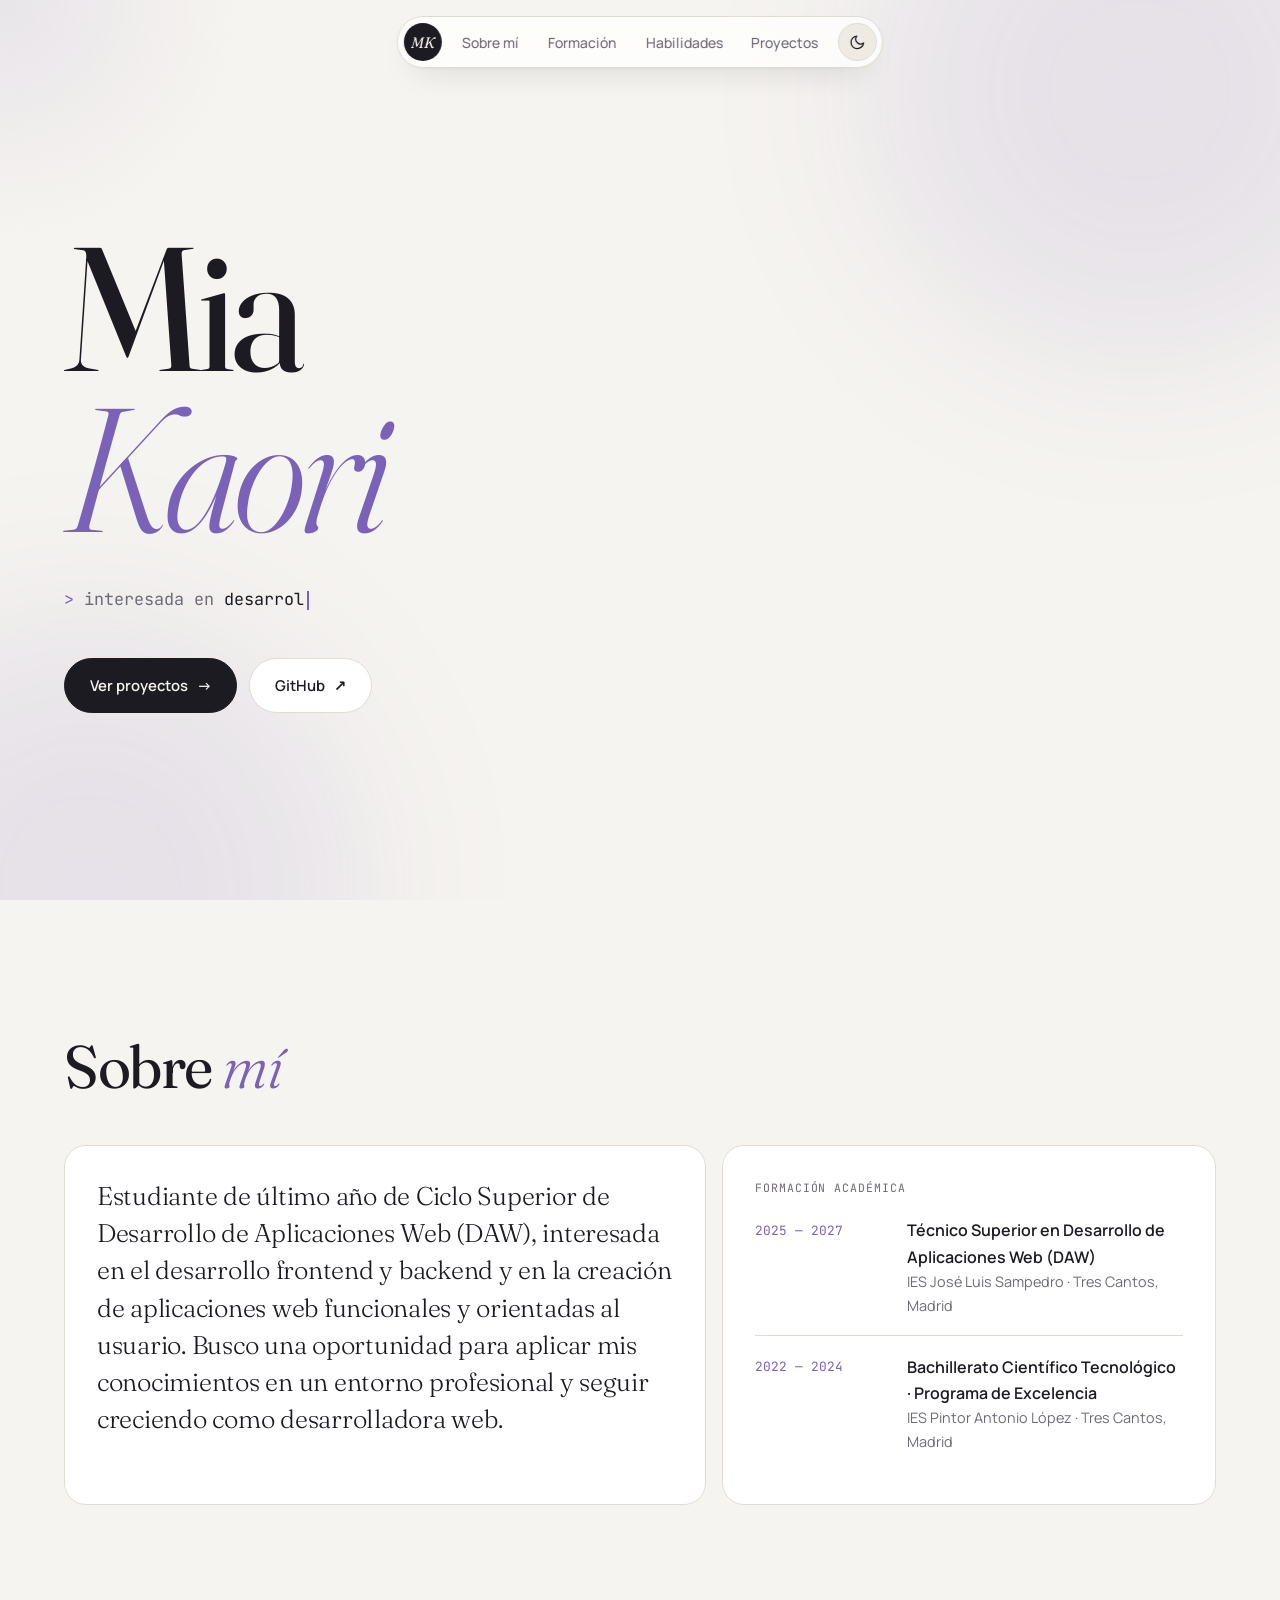
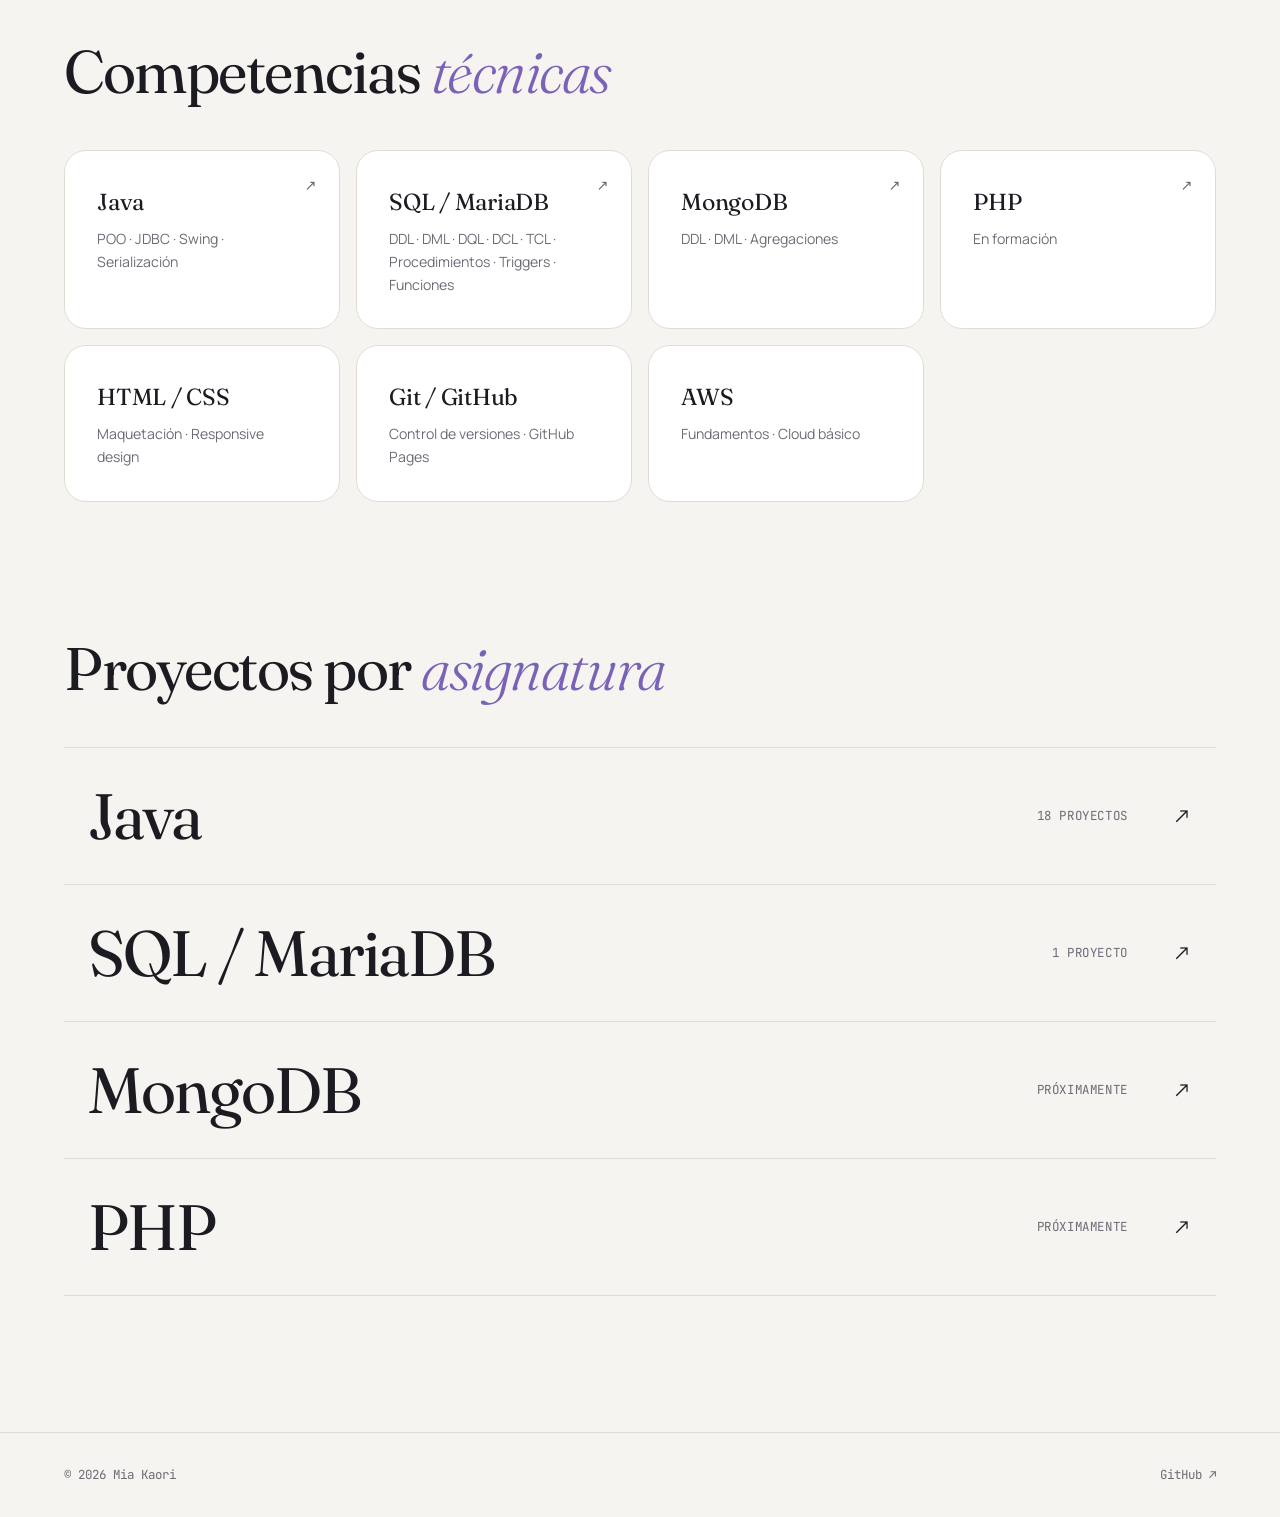
<file: index.html>
<!DOCTYPE html>
<html lang="es">
<head>
  <meta charset="UTF-8" />
  <meta name="viewport" content="width=device-width, initial-scale=1.0" />
  <title>Mia Kaori · Portfolio</title>
  <meta name="description" content="Portfolio de Mia Kaori, estudiante de Desarrollo de Aplicaciones Web (DAW)." />

  <script>
    (function () {
      var t = null;
      try { t = localStorage.getItem('tema'); } catch (e) {}
      if (!t) t = window.matchMedia('(prefers-color-scheme: dark)').matches ? 'dark' : 'light';
      document.documentElement.dataset.theme = t;
    })();
  </script>

  <link rel="preconnect" href="https://fonts.googleapis.com" />
  <link rel="preconnect" href="https://fonts.gstatic.com" crossorigin />
  <link href="https://fonts.googleapis.com/css2?family=Fraunces:ital,opsz,wght@0,9..144,300..600;1,9..144,300..600&family=Manrope:wght@400;500;600;700&family=JetBrains+Mono:wght@400;500&display=swap" rel="stylesheet" />
  <link rel="stylesheet" href="style.css" />
</head>
<body>

  <div class="aurora" aria-hidden="true"><span></span><span></span></div>
  <div class="cursor-glow" aria-hidden="true"></div>

  <nav class="nav">
    <a href="index.html" class="nav-logo" aria-label="Inicio">MK</a>
    <ul class="nav-links">
      <li><a href="#sobreMi">Sobre mí</a></li>
      <li><a href="#formacion">Formación</a></li>
      <li><a href="#habilidades">Habilidades</a></li>
      <li><a href="#proyectos">Proyectos</a></li>
    </ul>
    <button class="theme-toggle" type="button" aria-label="Cambiar tema">
      <svg class="icon-moon" viewBox="0 0 24 24" fill="none" stroke="currentColor" stroke-width="1.8" stroke-linecap="round" stroke-linejoin="round"><path d="M21 12.8A9 9 0 1 1 11.2 3a7 7 0 0 0 9.8 9.8z"/></svg>
      <svg class="icon-sun" viewBox="0 0 24 24" fill="none" stroke="currentColor" stroke-width="1.8" stroke-linecap="round"><circle cx="12" cy="12" r="4"/><path d="M12 2v2M12 20v2M4.9 4.9l1.4 1.4M17.7 17.7l1.4 1.4M2 12h2M20 12h2M4.9 19.1l1.4-1.4M17.7 6.3l1.4-1.4"/></svg>
    </button>
  </nav>

  <header class="hero">
    <h1 class="split" aria-label="Mia Kaori">Mia<br /><em>Kaori</em></h1>
    <p class="hero-line">
      <span class="prompt">&gt;</span>interesada en <span class="typed">aplicaciones web</span><span class="caret"></span>
    </p>
    <div class="hero-cta">
      <a href="#proyectos" class="btn btn-primary">Ver proyectos <span class="arrow">→</span></a>
      <a href="https://github.com/Mia-Kaori" target="_blank" rel="noopener" class="btn btn-ghost">GitHub <span class="arrow">↗</span></a>
    </div>
  </header>

  <main>

    <section class="section" id="sobreMi">
      <div class="section-head">
        <h2>Sobre <em>mí</em></h2>
      </div>

      <div class="bento">
        <article class="card glow about">
          <p class="about-text">
            Estudiante de último año de Ciclo Superior de Desarrollo de Aplicaciones Web (DAW), interesada en el desarrollo frontend
            y backend y en la creación de aplicaciones web funcionales y orientadas al usuario.
            Busco una oportunidad para aplicar mis conocimientos en un entorno profesional y seguir
            creciendo como desarrolladora web.
          </p>
        </article>

        <article class="card glow edu" id="formacion">
          <p class="card-label">Formación académica</p>
          <div class="edu-item">
            <span class="edu-year">2025 — 2027</span>
            <div>
              <p class="edu-name">Técnico Superior en Desarrollo de Aplicaciones Web (DAW)</p>
              <p class="edu-place">IES José Luis Sampedro · Tres Cantos, Madrid</p>
            </div>
          </div>
          <div class="edu-item">
            <span class="edu-year">2022 — 2024</span>
            <div>
              <p class="edu-name">Bachillerato Científico Tecnológico · Programa de Excelencia</p>
              <p class="edu-place">IES Pintor Antonio López · Tres Cantos, Madrid</p>
            </div>
          </div>
        </article>
      </div>
    </section>

    <section class="section" id="habilidades">
      <div class="section-head">
        <h2>Competencias <em>técnicas</em></h2>
      </div>

      <div class="skills-grid">
        <a class="card glow skill is-link" href="proyectos/java.html">
          <span class="skill-arrow">↗</span>
          <p class="skill-name">Java</p>
          <p class="skill-level">POO · JDBC · Swing · Serialización</p>
        </a>
        <a class="card glow skill is-link" href="proyectos/sql.html">
          <span class="skill-arrow">↗</span>
          <p class="skill-name">SQL / MariaDB</p>
          <p class="skill-level">DDL · DML · DQL · DCL · TCL · Procedimientos · Triggers · Funciones</p>
        </a>
        <a class="card glow skill is-link" href="proyectos/mongodb.html">
          <span class="skill-arrow">↗</span>
          <p class="skill-name">MongoDB</p>
          <p class="skill-level">DDL · DML · Agregaciones</p>
        </a>
        <a class="card glow skill is-link" href="proyectos/php.html">
          <span class="skill-arrow">↗</span>
          <p class="skill-name">PHP</p>
          <p class="skill-level">En formación</p>
        </a>
        <div class="card glow skill">
          <p class="skill-name">HTML / CSS</p>
          <p class="skill-level">Maquetación · Responsive design</p>
        </div>
        <div class="card glow skill">
          <p class="skill-name">Git / GitHub</p>
          <p class="skill-level">Control de versiones · GitHub Pages</p>
        </div>
        <div class="card glow skill">
          <p class="skill-name">AWS</p>
          <p class="skill-level">Fundamentos · Cloud básico</p>
        </div>
      </div>
    </section>

    <section class="section" id="proyectos">
      <div class="section-head">
        <h2>Proyectos por <em>asignatura</em></h2>
      </div>

      <div class="subject-list">
        <a class="subject-row" href="proyectos/java.html">
          <span class="row-name">Java</span>
          <span class="row-meta">18 proyectos</span>
          <span class="row-arrow">→</span>
        </a>
        <a class="subject-row" href="proyectos/sql.html">
          <span class="row-name">SQL / MariaDB</span>
          <span class="row-meta">1 proyecto</span>
          <span class="row-arrow">→</span>
        </a>
        <a class="subject-row" href="proyectos/mongodb.html">
          <span class="row-name">MongoDB</span>
          <span class="row-meta">Próximamente</span>
          <span class="row-arrow">→</span>
        </a>
        <a class="subject-row" href="proyectos/php.html">
          <span class="row-name">PHP</span>
          <span class="row-meta">Próximamente</span>
          <span class="row-arrow">→</span>
        </a>
      </div>
    </section>

  </main>

  <footer class="footer">
    <p>© 2026 Mia Kaori</p>
    <a href="https://github.com/Mia-Kaori" target="_blank" rel="noopener">GitHub ↗</a>
  </footer>

  <script src="script.js"></script>
</body>
</html>
</file>
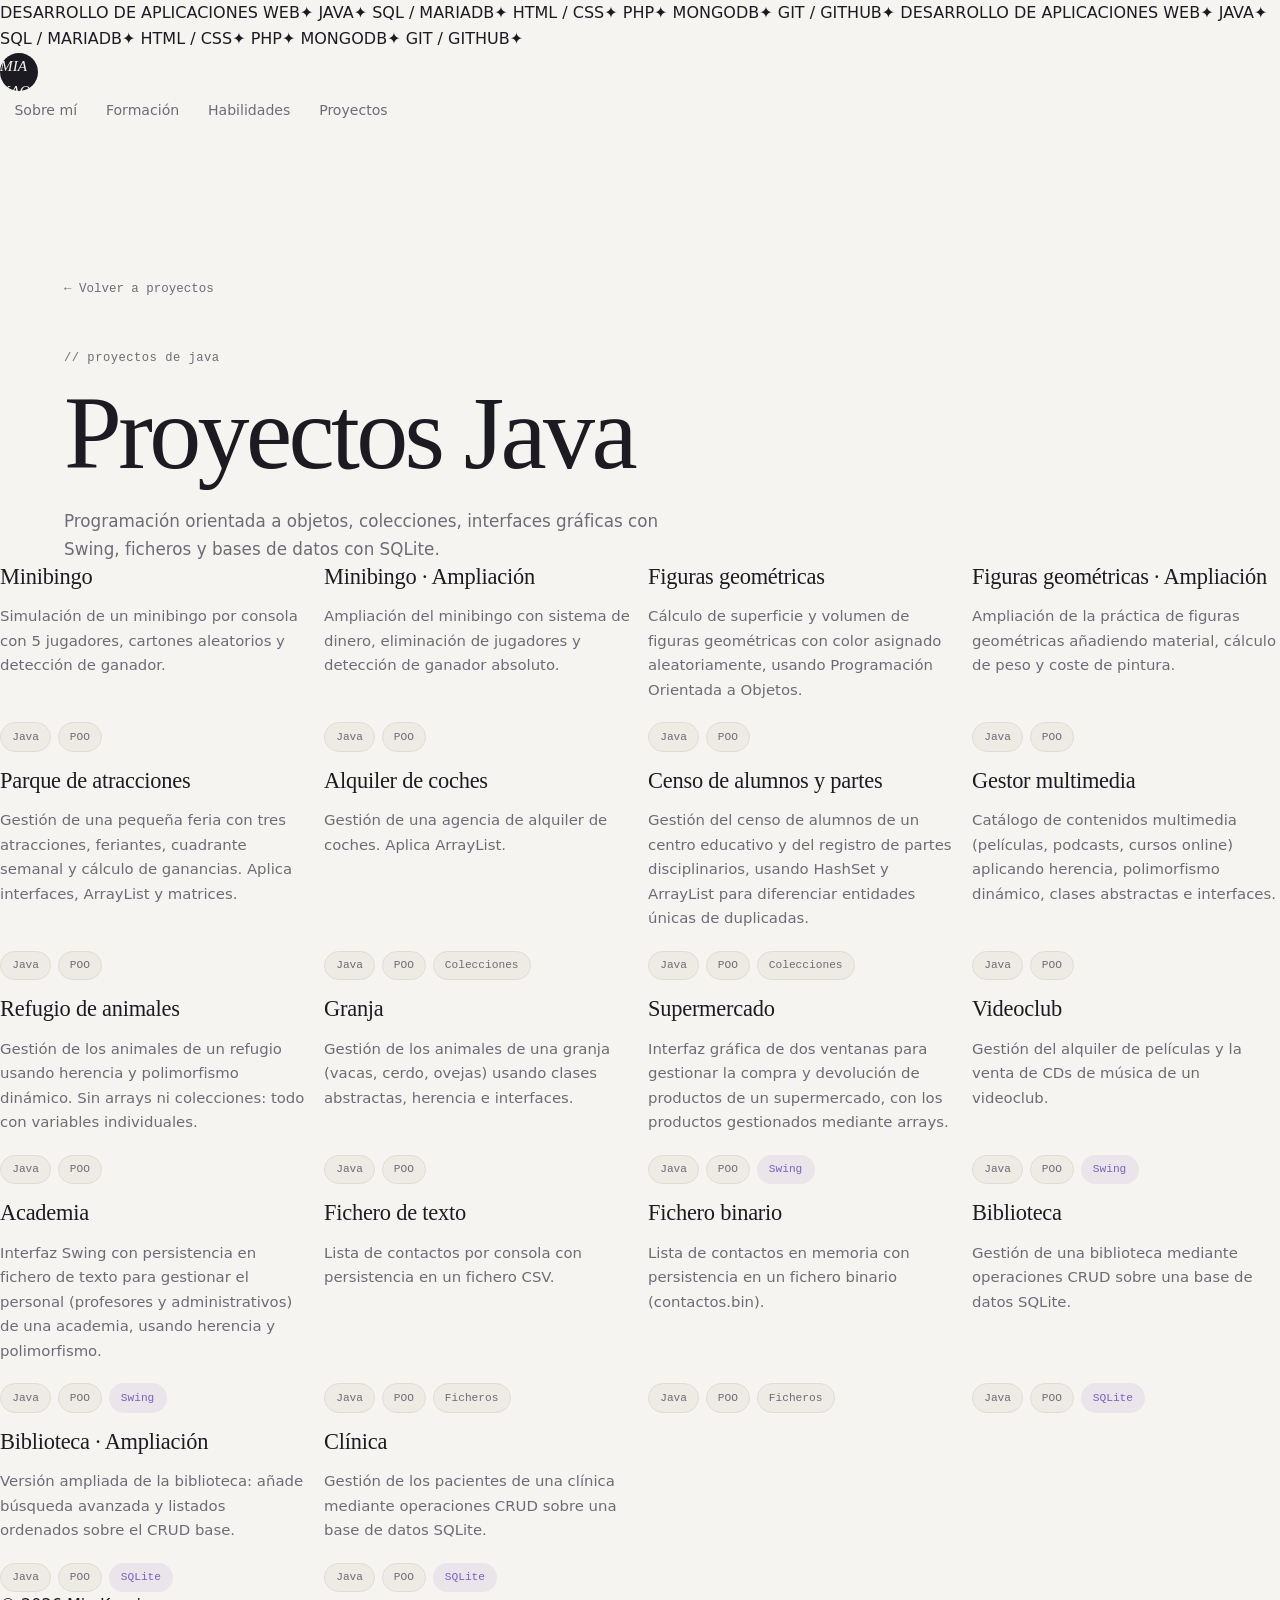
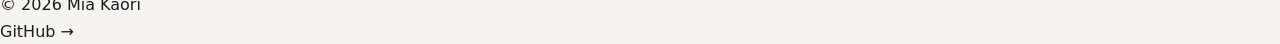
<file: java.html>
<!DOCTYPE html>
<html lang="es">
<head>
  <meta charset="UTF-8" />
  <meta name="viewport" content="width=device-width, initial-scale=1.0" />
  <title>Proyectos Java · Mia Kaori</title>
  <link rel="preconnect" href="https://fonts.googleapis.com" />
  <link rel="preconnect" href="https://fonts.gstatic.com" crossorigin />
  <link href="https://fonts.googleapis.com/css2?family=Archivo+Black&family=Space+Grotesk:wght@400;500;700&family=Space+Mono:wght@400;700&display=swap" rel="stylesheet" />
  <link rel="stylesheet" href="style.css" />
</head>
<body>

  <div class="ticker" aria-hidden="true">
    <div class="ticker-track">
      <span>DESARROLLO DE APLICACIONES WEB</span><span>✦</span>
      <span>JAVA</span><span>✦</span>
      <span>SQL / MARIADB</span><span>✦</span>
      <span>HTML / CSS</span><span>✦</span>
      <span>PHP</span><span>✦</span>
      <span>MONGODB</span><span>✦</span>
      <span>GIT / GITHUB</span><span>✦</span>
      <span>DESARROLLO DE APLICACIONES WEB</span><span>✦</span>
      <span>JAVA</span><span>✦</span>
      <span>SQL / MARIADB</span><span>✦</span>
      <span>HTML / CSS</span><span>✦</span>
      <span>PHP</span><span>✦</span>
      <span>MONGODB</span><span>✦</span>
      <span>GIT / GITHUB</span><span>✦</span>
    </div>
  </div>

  <nav>
    <a href="index.html" class="nav-logo">MIA KAORI</a>
    <ul class="nav-links">
      <li><a href="index.html#sobreMi">Sobre mí</a></li>
      <li><a href="index.html#formacion">Formación</a></li>
      <li><a href="index.html#habilidades">Habilidades</a></li>
      <li><a href="index.html#proyectos">Proyectos</a></li>
    </ul>
  </nav>

  <header class="page-head">
    <a href="index.html#proyectos" class="back">← Volver a proyectos</a>
    <p class="section-label">// proyectos de java</p>
    <h1>Proyectos <span class="count">Java</span></h1>
    <p class="page-intro">Programación orientada a objetos, colecciones, interfaces gráficas con Swing, ficheros y bases de datos con SQLite.</p>
  </header>

  <main>
    <section>
      <div class="projects-grid">

        <a class="project-card" href="https://github.com/Mia-Kaori/practica-java-bingo" target="_blank" rel="noopener">
          <p class="project-title">Minibingo</p>
          <p class="project-desc">Simulación de un minibingo por consola con 5 jugadores, cartones aleatorios y detección de ganador.</p>
          <div class="tags"><span class="tag">Java</span><span class="tag">POO</span></div>
        </a>

        <a class="project-card" href="https://github.com/Mia-Kaori/bingo-java-ampliacion" target="_blank" rel="noopener">
          <p class="project-title">Minibingo · Ampliación</p>
          <p class="project-desc">Ampliación del minibingo con sistema de dinero, eliminación de jugadores y detección de ganador absoluto.</p>
          <div class="tags"><span class="tag">Java</span><span class="tag">POO</span></div>
        </a>

        <a class="project-card" href="https://github.com/Mia-Kaori/figuras-geometricas-java" target="_blank" rel="noopener">
          <p class="project-title">Figuras geométricas</p>
          <p class="project-desc">Cálculo de superficie y volumen de figuras geométricas con color asignado aleatoriamente, usando Programación Orientada a Objetos.</p>
          <div class="tags"><span class="tag">Java</span><span class="tag">POO</span></div>
        </a>

        <a class="project-card" href="https://github.com/Mia-Kaori/figuras-geometricas-ampliacion" target="_blank" rel="noopener">
          <p class="project-title">Figuras geométricas · Ampliación</p>
          <p class="project-desc">Ampliación de la práctica de figuras geométricas añadiendo material, cálculo de peso y coste de pintura.</p>
          <div class="tags"><span class="tag">Java</span><span class="tag">POO</span></div>
        </a>

        <a class="project-card" href="https://github.com/Mia-Kaori/parque-de-atracciones-java" target="_blank" rel="noopener">
          <p class="project-title">Parque de atracciones</p>
          <p class="project-desc">Gestión de una pequeña feria con tres atracciones, feriantes, cuadrante semanal y cálculo de ganancias. Aplica interfaces, ArrayList y matrices.</p>
          <div class="tags"><span class="tag">Java</span><span class="tag">POO</span></div>
        </a>

        <a class="project-card" href="https://github.com/Mia-Kaori/alquiler-coche-java" target="_blank" rel="noopener">
          <p class="project-title">Alquiler de coches</p>
          <p class="project-desc">Gestión de una agencia de alquiler de coches. Aplica ArrayList.</p>
          <div class="tags"><span class="tag">Java</span><span class="tag">POO</span><span class="tag">Colecciones</span></div>
        </a>

        <a class="project-card" href="https://github.com/Mia-Kaori/practica-censo-java" target="_blank" rel="noopener">
          <p class="project-title">Censo de alumnos y partes</p>
          <p class="project-desc">Gestión del censo de alumnos de un centro educativo y del registro de partes disciplinarios, usando HashSet y ArrayList para diferenciar entidades únicas de duplicadas.</p>
          <div class="tags"><span class="tag">Java</span><span class="tag">POO</span><span class="tag">Colecciones</span></div>
        </a>

        <a class="project-card" href="https://github.com/Mia-Kaori/gestor-multimedia-java" target="_blank" rel="noopener">
          <p class="project-title">Gestor multimedia</p>
          <p class="project-desc">Catálogo de contenidos multimedia (películas, podcasts, cursos online) aplicando herencia, polimorfismo dinámico, clases abstractas e interfaces.</p>
          <div class="tags"><span class="tag">Java</span><span class="tag">POO</span></div>
        </a>

        <a class="project-card" href="https://github.com/Mia-Kaori/refugio-de-animales-java" target="_blank" rel="noopener">
          <p class="project-title">Refugio de animales</p>
          <p class="project-desc">Gestión de los animales de un refugio usando herencia y polimorfismo dinámico. Sin arrays ni colecciones: todo con variables individuales.</p>
          <div class="tags"><span class="tag">Java</span><span class="tag">POO</span></div>
        </a>

        <a class="project-card" href="https://github.com/Mia-Kaori/granja-java" target="_blank" rel="noopener">
          <p class="project-title">Granja</p>
          <p class="project-desc">Gestión de los animales de una granja (vacas, cerdo, ovejas) usando clases abstractas, herencia e interfaces.</p>
          <div class="tags"><span class="tag">Java</span><span class="tag">POO</span></div>
        </a>

        <a class="project-card" href="https://github.com/Mia-Kaori/supermercado-java" target="_blank" rel="noopener">
          <p class="project-title">Supermercado</p>
          <p class="project-desc">Interfaz gráfica de dos ventanas para gestionar la compra y devolución de productos de un supermercado, con los productos gestionados mediante arrays.</p>
          <div class="tags"><span class="tag">Java</span><span class="tag">POO</span><span class="tag tag-accent">Swing</span></div>
        </a>

        <a class="project-card" href="https://github.com/Mia-Kaori/videoclub-java" target="_blank" rel="noopener">
          <p class="project-title">Videoclub</p>
          <p class="project-desc">Gestión del alquiler de películas y la venta de CDs de música de un videoclub.</p>
          <div class="tags"><span class="tag">Java</span><span class="tag">POO</span><span class="tag tag-accent">Swing</span></div>
        </a>

        <a class="project-card" href="https://github.com/Mia-Kaori/academia-java" target="_blank" rel="noopener">
          <p class="project-title">Academia</p>
          <p class="project-desc">Interfaz Swing con persistencia en fichero de texto para gestionar el personal (profesores y administrativos) de una academia, usando herencia y polimorfismo.</p>
          <div class="tags"><span class="tag">Java</span><span class="tag">POO</span><span class="tag tag-accent">Swing</span></div>
        </a>

        <a class="project-card" href="https://github.com/Mia-Kaori/fichero-de-texto-java" target="_blank" rel="noopener">
          <p class="project-title">Fichero de texto</p>
          <p class="project-desc">Lista de contactos por consola con persistencia en un fichero CSV.</p>
          <div class="tags"><span class="tag">Java</span><span class="tag">POO</span><span class="tag">Ficheros</span></div>
        </a>

        <a class="project-card" href="https://github.com/Mia-Kaori/fichero-binario-java" target="_blank" rel="noopener">
          <p class="project-title">Fichero binario</p>
          <p class="project-desc">Lista de contactos en memoria con persistencia en un fichero binario (contactos.bin).</p>
          <div class="tags"><span class="tag">Java</span><span class="tag">POO</span><span class="tag">Ficheros</span></div>
        </a>

        <a class="project-card" href="https://github.com/Mia-Kaori/biblioteca-java" target="_blank" rel="noopener">
          <p class="project-title">Biblioteca</p>
          <p class="project-desc">Gestión de una biblioteca mediante operaciones CRUD sobre una base de datos SQLite.</p>
          <div class="tags"><span class="tag">Java</span><span class="tag">POO</span><span class="tag tag-accent">SQLite</span></div>
        </a>

        <a class="project-card" href="https://github.com/Mia-Kaori/biblioteca-opcional-java" target="_blank" rel="noopener">
          <p class="project-title">Biblioteca · Ampliación</p>
          <p class="project-desc">Versión ampliada de la biblioteca: añade búsqueda avanzada y listados ordenados sobre el CRUD base.</p>
          <div class="tags"><span class="tag">Java</span><span class="tag">POO</span><span class="tag tag-accent">SQLite</span></div>
        </a>

        <a class="project-card" href="https://github.com/Mia-Kaori/clinica-java" target="_blank" rel="noopener">
          <p class="project-title">Clínica</p>
          <p class="project-desc">Gestión de los pacientes de una clínica mediante operaciones CRUD sobre una base de datos SQLite.</p>
          <div class="tags"><span class="tag">Java</span><span class="tag">POO</span><span class="tag tag-accent">SQLite</span></div>
        </a>

      </div>
    </section>
  </main>

  <footer>
    <div class="footer-row">
      <p>© 2026 Mia Kaori</p>
      <a href="https://github.com/Mia-Kaori" target="_blank" rel="noopener">GitHub →</a>
    </div>
  </footer>

  <script>
    const elementos = document.querySelectorAll('.project-card, .empty');
    elementos.forEach(el => el.classList.add('reveal'));

    const observer = new IntersectionObserver(entries => {
      entries.forEach(entry => {
        if (entry.isIntersecting) {
          entry.target.classList.add('visible');
          observer.unobserve(entry.target);
        }
      });
    }, { threshold: 0.15 });

    elementos.forEach(el => observer.observe(el));
  </script>

</body>
</html>
</file>
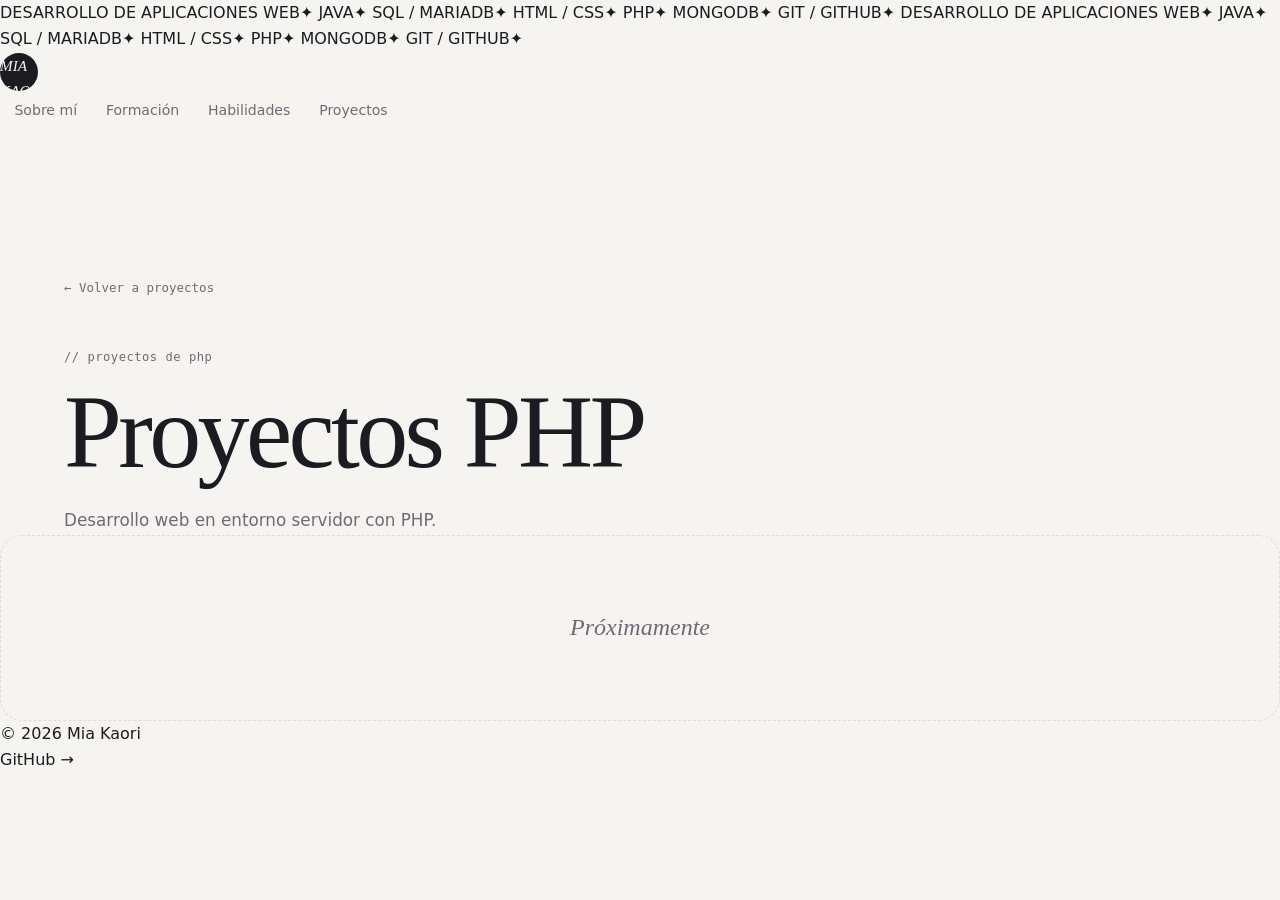
<file: php.html>
<!DOCTYPE html>
<html lang="es">
<head>
  <meta charset="UTF-8" />
  <meta name="viewport" content="width=device-width, initial-scale=1.0" />
  <title>Proyectos PHP · Mia Kaori</title>
  <link rel="preconnect" href="https://fonts.googleapis.com" />
  <link rel="preconnect" href="https://fonts.gstatic.com" crossorigin />
  <link href="https://fonts.googleapis.com/css2?family=Archivo+Black&family=Space+Grotesk:wght@400;500;700&family=Space+Mono:wght@400;700&display=swap" rel="stylesheet" />
  <link rel="stylesheet" href="style.css" />
</head>
<body>

  <div class="ticker" aria-hidden="true">
    <div class="ticker-track">
      <span>DESARROLLO DE APLICACIONES WEB</span><span>✦</span>
      <span>JAVA</span><span>✦</span>
      <span>SQL / MARIADB</span><span>✦</span>
      <span>HTML / CSS</span><span>✦</span>
      <span>PHP</span><span>✦</span>
      <span>MONGODB</span><span>✦</span>
      <span>GIT / GITHUB</span><span>✦</span>
      <span>DESARROLLO DE APLICACIONES WEB</span><span>✦</span>
      <span>JAVA</span><span>✦</span>
      <span>SQL / MARIADB</span><span>✦</span>
      <span>HTML / CSS</span><span>✦</span>
      <span>PHP</span><span>✦</span>
      <span>MONGODB</span><span>✦</span>
      <span>GIT / GITHUB</span><span>✦</span>
    </div>
  </div>

  <nav>
    <a href="index.html" class="nav-logo">MIA KAORI</a>
    <ul class="nav-links">
      <li><a href="index.html#sobreMi">Sobre mí</a></li>
      <li><a href="index.html#formacion">Formación</a></li>
      <li><a href="index.html#habilidades">Habilidades</a></li>
      <li><a href="index.html#proyectos">Proyectos</a></li>
    </ul>
  </nav>

  <header class="page-head">
    <a href="index.html#proyectos" class="back">← Volver a proyectos</a>
    <p class="section-label">// proyectos de php</p>
    <h1>Proyectos <span class="count">PHP</span></h1>
    <p class="page-intro">Desarrollo web en entorno servidor con PHP.</p>
  </header>

  <main>
    <section>
      <p class="empty">Próximamente</p>
    </section>
  </main>

  <footer>
    <div class="footer-row">
      <p>© 2026 Mia Kaori</p>
      <a href="https://github.com/Mia-Kaori" target="_blank" rel="noopener">GitHub →</a>
    </div>
  </footer>

  <script>
    const elementos = document.querySelectorAll('.project-card, .empty');
    elementos.forEach(el => el.classList.add('reveal'));

    const observer = new IntersectionObserver(entries => {
      entries.forEach(entry => {
        if (entry.isIntersecting) {
          entry.target.classList.add('visible');
          observer.unobserve(entry.target);
        }
      });
    }, { threshold: 0.15 });

    elementos.forEach(el => observer.observe(el));
  </script>

</body>
</html>
</file>
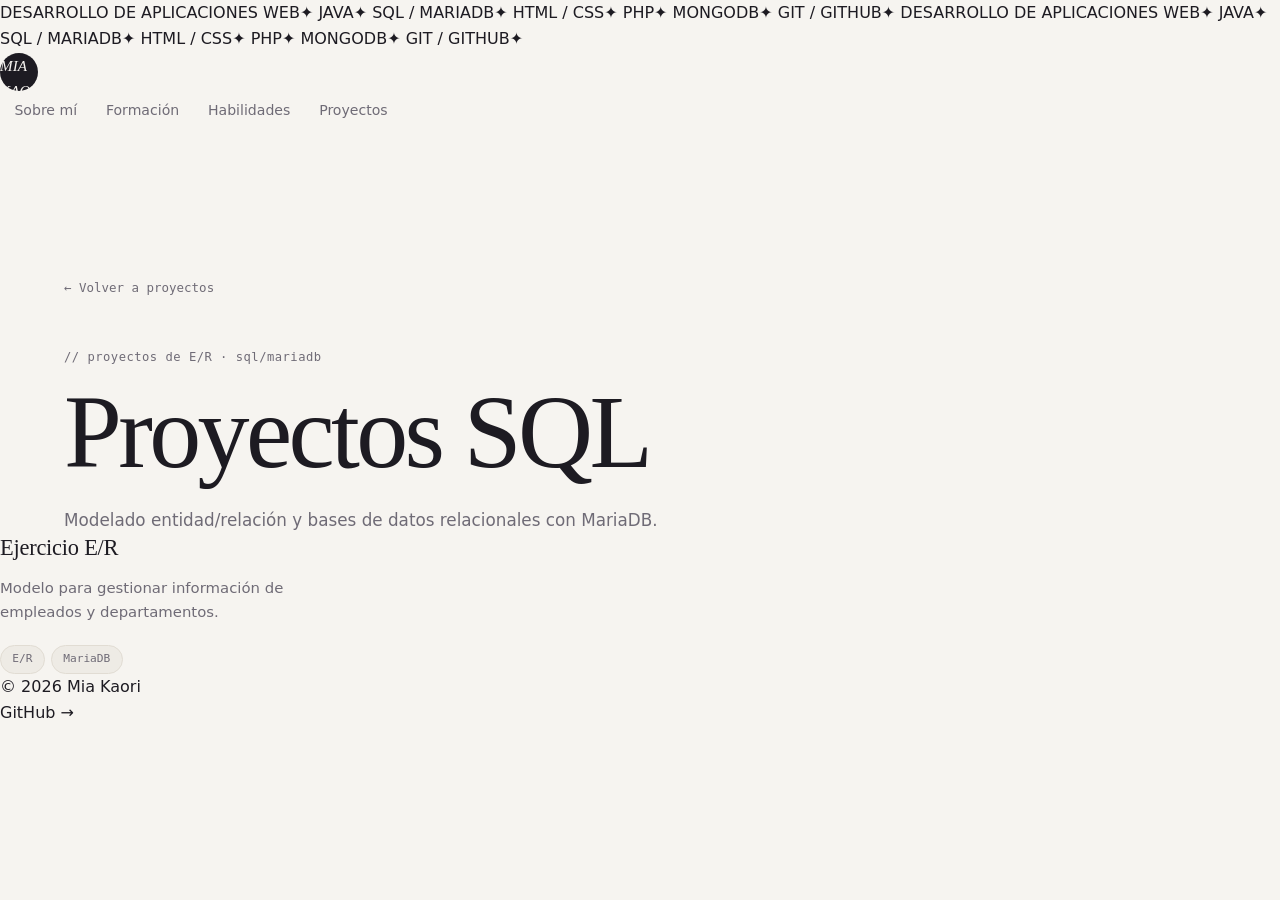
<file: sql.html>
<!DOCTYPE html>
<html lang="es">
<head>
  <meta charset="UTF-8" />
  <meta name="viewport" content="width=device-width, initial-scale=1.0" />
  <title>Proyectos SQL · Mia Kaori</title>
  <link rel="preconnect" href="https://fonts.googleapis.com" />
  <link rel="preconnect" href="https://fonts.gstatic.com" crossorigin />
  <link href="https://fonts.googleapis.com/css2?family=Archivo+Black&family=Space+Grotesk:wght@400;500;700&family=Space+Mono:wght@400;700&display=swap" rel="stylesheet" />
  <link rel="stylesheet" href="style.css" />
</head>
<body>

  <div class="ticker" aria-hidden="true">
    <div class="ticker-track">
      <span>DESARROLLO DE APLICACIONES WEB</span><span>✦</span>
      <span>JAVA</span><span>✦</span>
      <span>SQL / MARIADB</span><span>✦</span>
      <span>HTML / CSS</span><span>✦</span>
      <span>PHP</span><span>✦</span>
      <span>MONGODB</span><span>✦</span>
      <span>GIT / GITHUB</span><span>✦</span>
      <span>DESARROLLO DE APLICACIONES WEB</span><span>✦</span>
      <span>JAVA</span><span>✦</span>
      <span>SQL / MARIADB</span><span>✦</span>
      <span>HTML / CSS</span><span>✦</span>
      <span>PHP</span><span>✦</span>
      <span>MONGODB</span><span>✦</span>
      <span>GIT / GITHUB</span><span>✦</span>
    </div>
  </div>

  <nav>
    <a href="index.html" class="nav-logo">MIA KAORI</a>
    <ul class="nav-links">
      <li><a href="index.html#sobreMi">Sobre mí</a></li>
      <li><a href="index.html#formacion">Formación</a></li>
      <li><a href="index.html#habilidades">Habilidades</a></li>
      <li><a href="index.html#proyectos">Proyectos</a></li>
    </ul>
  </nav>

  <header class="page-head">
    <a href="index.html#proyectos" class="back">← Volver a proyectos</a>
    <p class="section-label">// proyectos de E/R · sql/mariadb</p>
    <h1>Proyectos <span class="count">SQL</span></h1>
    <p class="page-intro">Modelado entidad/relación y bases de datos relacionales con MariaDB.</p>
  </header>

  <main>
    <section>
      <div class="projects-grid">
        <a class="project-card" href="https://github.com/Mia-Kaori/er-01" target="_blank" rel="noopener">
          <p class="project-title">Ejercicio E/R</p>
          <p class="project-desc">Modelo para gestionar información de empleados y departamentos.</p>
          <div class="tags"><span class="tag">E/R</span><span class="tag">MariaDB</span></div>
        </a>
      </div>
    </section>
  </main>

  <footer>
    <div class="footer-row">
      <p>© 2026 Mia Kaori</p>
      <a href="https://github.com/Mia-Kaori" target="_blank" rel="noopener">GitHub →</a>
    </div>
  </footer>

  <script>
    const elementos = document.querySelectorAll('.project-card, .empty');
    elementos.forEach(el => el.classList.add('reveal'));

    const observer = new IntersectionObserver(entries => {
      entries.forEach(entry => {
        if (entry.isIntersecting) {
          entry.target.classList.add('visible');
          observer.unobserve(entry.target);
        }
      });
    }, { threshold: 0.15 });

    elementos.forEach(el => observer.observe(el));
  </script>

</body>
</html>
</file>
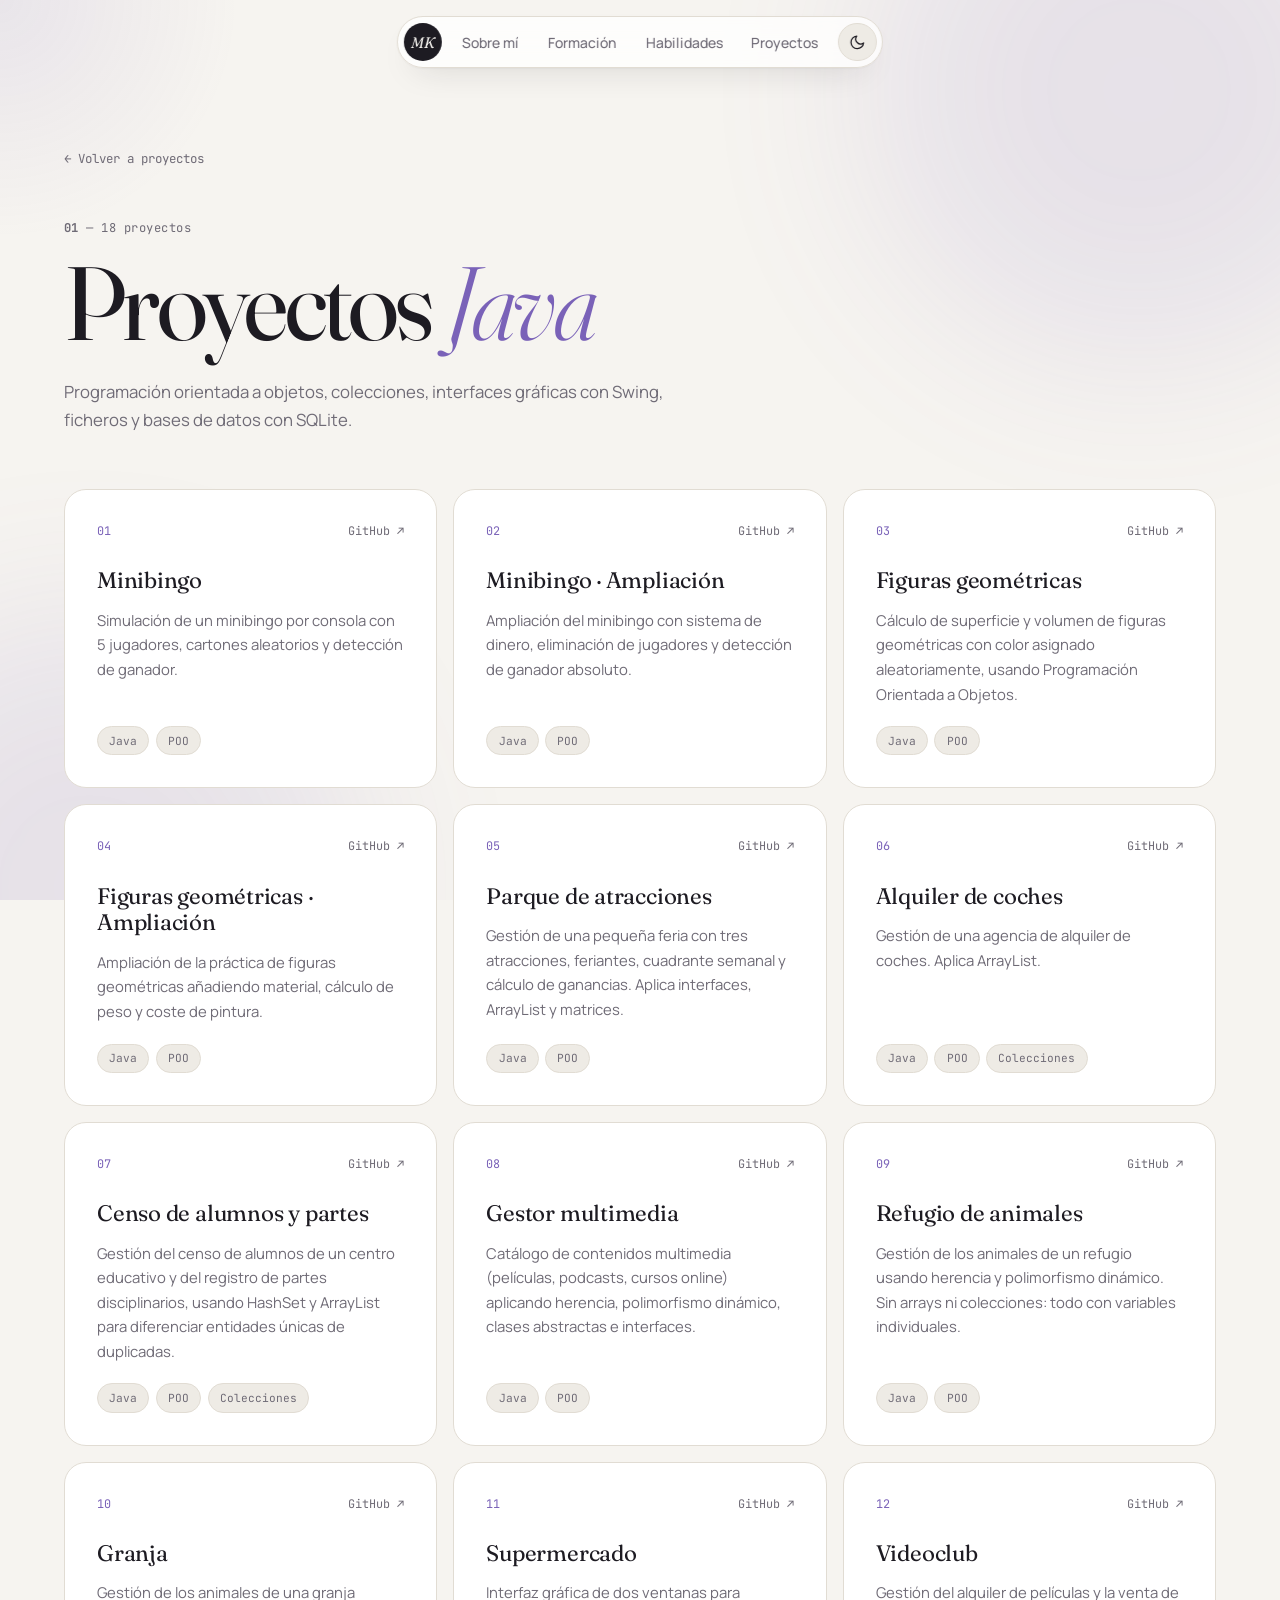
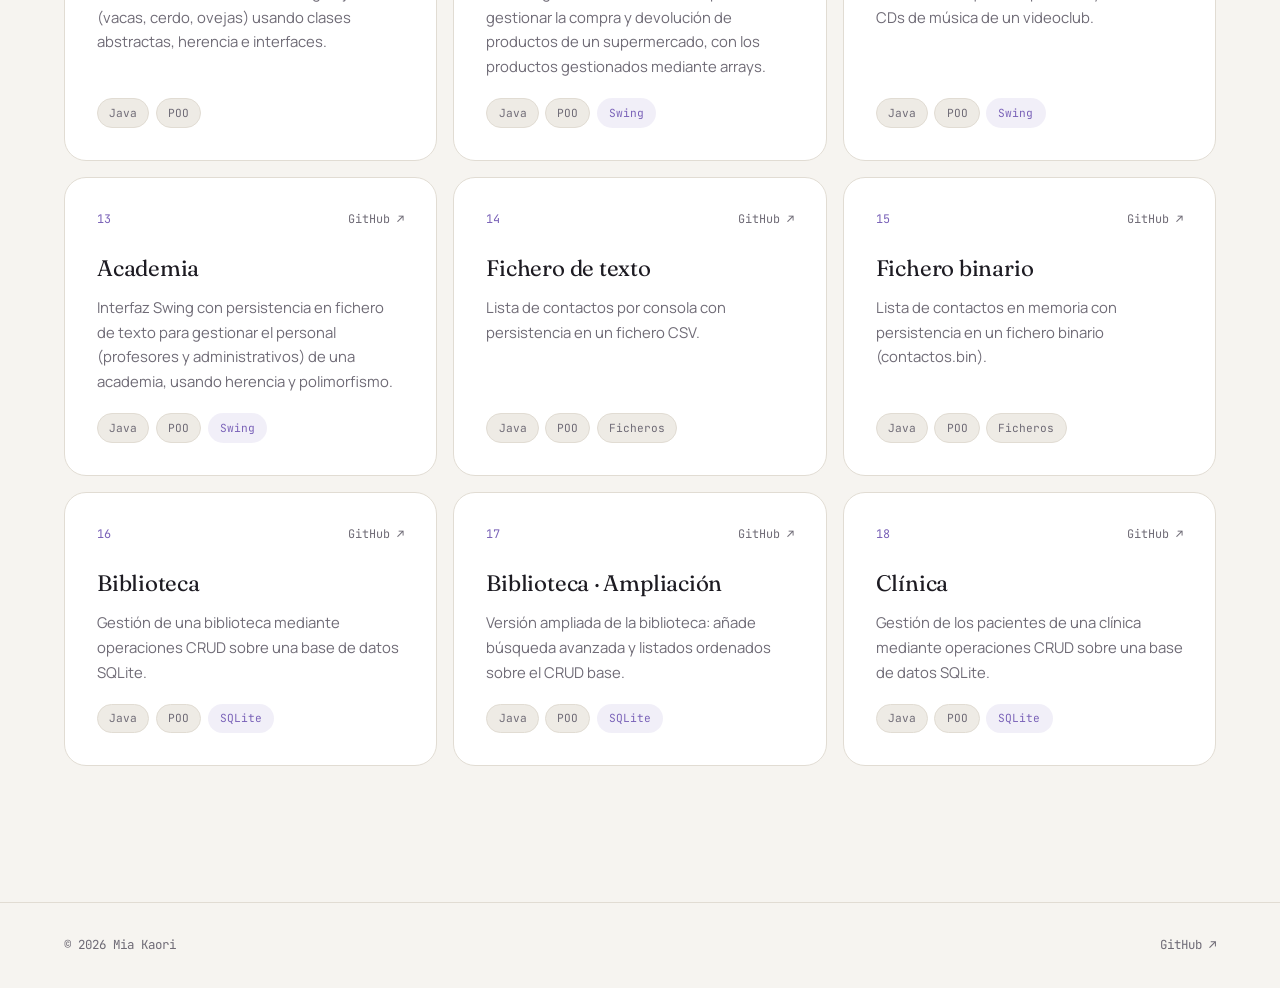
<file: proyectos/java.html>
<!DOCTYPE html>
<html lang="es">
<head>
  <meta charset="UTF-8" />
  <meta name="viewport" content="width=device-width, initial-scale=1.0" />
  <title>Proyectos Java · Mia Kaori</title>

  <script>
    (function () {
      var t = null;
      try { t = localStorage.getItem('tema'); } catch (e) {}
      if (!t) t = window.matchMedia('(prefers-color-scheme: dark)').matches ? 'dark' : 'light';
      document.documentElement.dataset.theme = t;
    })();
  </script>

  <link rel="preconnect" href="https://fonts.googleapis.com" />
  <link rel="preconnect" href="https://fonts.gstatic.com" crossorigin />
  <link href="https://fonts.googleapis.com/css2?family=Fraunces:ital,opsz,wght@0,9..144,300..600;1,9..144,300..600&family=Manrope:wght@400;500;600;700&family=JetBrains+Mono:wght@400;500&display=swap" rel="stylesheet" />
  <link rel="stylesheet" href="../style.css" />
</head>
<body>

  <div class="aurora" aria-hidden="true"><span></span><span></span></div>
  <div class="cursor-glow" aria-hidden="true"></div>

  <nav class="nav">
    <a href="../index.html" class="nav-logo" aria-label="Inicio">MK</a>
    <ul class="nav-links">
      <li><a href="../index.html#sobreMi">Sobre mí</a></li>
      <li><a href="../index.html#formacion">Formación</a></li>
      <li><a href="../index.html#habilidades">Habilidades</a></li>
      <li><a href="../index.html#proyectos">Proyectos</a></li>
    </ul>
    <button class="theme-toggle" type="button" aria-label="Cambiar tema">
      <svg class="icon-moon" viewBox="0 0 24 24" fill="none" stroke="currentColor" stroke-width="1.8" stroke-linecap="round" stroke-linejoin="round"><path d="M21 12.8A9 9 0 1 1 11.2 3a7 7 0 0 0 9.8 9.8z"/></svg>
      <svg class="icon-sun" viewBox="0 0 24 24" fill="none" stroke="currentColor" stroke-width="1.8" stroke-linecap="round"><circle cx="12" cy="12" r="4"/><path d="M12 2v2M12 20v2M4.9 4.9l1.4 1.4M17.7 17.7l1.4 1.4M2 12h2M20 12h2M4.9 19.1l1.4-1.4M17.7 6.3l1.4-1.4"/></svg>
    </button>
  </nav>

  <header class="page-head">
    <a href="../index.html#proyectos" class="back">← Volver a proyectos</a>
    <p class="section-label"><b>01</b> — 18 proyectos</p>
    <h1>Proyectos <em>Java</em></h1>
    <p class="page-intro">Programación orientada a objetos, colecciones, interfaces gráficas con Swing, ficheros y bases de datos con SQLite.</p>
  </header>

  <main class="section">
    <div class="projects-grid">

      <a class="card glow project-card" href="https://github.com/Mia-Kaori/practica-java-bingo" target="_blank" rel="noopener">
        <div class="project-top"><span class="project-num"></span><span class="project-link">GitHub ↗</span></div>
        <h3 class="project-title">Minibingo</h3>
        <p class="project-desc">Simulación de un minibingo por consola con 5 jugadores, cartones aleatorios y detección de ganador.</p>
        <div class="tags"><span class="tag">Java</span><span class="tag">POO</span></div>
      </a>

      <a class="card glow project-card" href="https://github.com/Mia-Kaori/bingo-java-ampliacion" target="_blank" rel="noopener">
        <div class="project-top"><span class="project-num"></span><span class="project-link">GitHub ↗</span></div>
        <h3 class="project-title">Minibingo · Ampliación</h3>
        <p class="project-desc">Ampliación del minibingo con sistema de dinero, eliminación de jugadores y detección de ganador absoluto.</p>
        <div class="tags"><span class="tag">Java</span><span class="tag">POO</span></div>
      </a>

      <a class="card glow project-card" href="https://github.com/Mia-Kaori/figuras-geometricas-java" target="_blank" rel="noopener">
        <div class="project-top"><span class="project-num"></span><span class="project-link">GitHub ↗</span></div>
        <h3 class="project-title">Figuras geométricas</h3>
        <p class="project-desc">Cálculo de superficie y volumen de figuras geométricas con color asignado aleatoriamente, usando Programación Orientada a Objetos.</p>
        <div class="tags"><span class="tag">Java</span><span class="tag">POO</span></div>
      </a>

      <a class="card glow project-card" href="https://github.com/Mia-Kaori/figuras-geometricas-ampliacion" target="_blank" rel="noopener">
        <div class="project-top"><span class="project-num"></span><span class="project-link">GitHub ↗</span></div>
        <h3 class="project-title">Figuras geométricas · Ampliación</h3>
        <p class="project-desc">Ampliación de la práctica de figuras geométricas añadiendo material, cálculo de peso y coste de pintura.</p>
        <div class="tags"><span class="tag">Java</span><span class="tag">POO</span></div>
      </a>

      <a class="card glow project-card" href="https://github.com/Mia-Kaori/parque-de-atracciones-java" target="_blank" rel="noopener">
        <div class="project-top"><span class="project-num"></span><span class="project-link">GitHub ↗</span></div>
        <h3 class="project-title">Parque de atracciones</h3>
        <p class="project-desc">Gestión de una pequeña feria con tres atracciones, feriantes, cuadrante semanal y cálculo de ganancias. Aplica interfaces, ArrayList y matrices.</p>
        <div class="tags"><span class="tag">Java</span><span class="tag">POO</span></div>
      </a>

      <a class="card glow project-card" href="https://github.com/Mia-Kaori/alquiler-coche-java" target="_blank" rel="noopener">
        <div class="project-top"><span class="project-num"></span><span class="project-link">GitHub ↗</span></div>
        <h3 class="project-title">Alquiler de coches</h3>
        <p class="project-desc">Gestión de una agencia de alquiler de coches. Aplica ArrayList.</p>
        <div class="tags"><span class="tag">Java</span><span class="tag">POO</span><span class="tag">Colecciones</span></div>
      </a>

      <a class="card glow project-card" href="https://github.com/Mia-Kaori/practica-censo-java" target="_blank" rel="noopener">
        <div class="project-top"><span class="project-num"></span><span class="project-link">GitHub ↗</span></div>
        <h3 class="project-title">Censo de alumnos y partes</h3>
        <p class="project-desc">Gestión del censo de alumnos de un centro educativo y del registro de partes disciplinarios, usando HashSet y ArrayList para diferenciar entidades únicas de duplicadas.</p>
        <div class="tags"><span class="tag">Java</span><span class="tag">POO</span><span class="tag">Colecciones</span></div>
      </a>

      <a class="card glow project-card" href="https://github.com/Mia-Kaori/gestor-multimedia-java" target="_blank" rel="noopener">
        <div class="project-top"><span class="project-num"></span><span class="project-link">GitHub ↗</span></div>
        <h3 class="project-title">Gestor multimedia</h3>
        <p class="project-desc">Catálogo de contenidos multimedia (películas, podcasts, cursos online) aplicando herencia, polimorfismo dinámico, clases abstractas e interfaces.</p>
        <div class="tags"><span class="tag">Java</span><span class="tag">POO</span></div>
      </a>

      <a class="card glow project-card" href="https://github.com/Mia-Kaori/refugio-de-animales-java" target="_blank" rel="noopener">
        <div class="project-top"><span class="project-num"></span><span class="project-link">GitHub ↗</span></div>
        <h3 class="project-title">Refugio de animales</h3>
        <p class="project-desc">Gestión de los animales de un refugio usando herencia y polimorfismo dinámico. Sin arrays ni colecciones: todo con variables individuales.</p>
        <div class="tags"><span class="tag">Java</span><span class="tag">POO</span></div>
      </a>

      <a class="card glow project-card" href="https://github.com/Mia-Kaori/granja-java" target="_blank" rel="noopener">
        <div class="project-top"><span class="project-num"></span><span class="project-link">GitHub ↗</span></div>
        <h3 class="project-title">Granja</h3>
        <p class="project-desc">Gestión de los animales de una granja (vacas, cerdo, ovejas) usando clases abstractas, herencia e interfaces.</p>
        <div class="tags"><span class="tag">Java</span><span class="tag">POO</span></div>
      </a>

      <a class="card glow project-card" href="https://github.com/Mia-Kaori/supermercado-java" target="_blank" rel="noopener">
        <div class="project-top"><span class="project-num"></span><span class="project-link">GitHub ↗</span></div>
        <h3 class="project-title">Supermercado</h3>
        <p class="project-desc">Interfaz gráfica de dos ventanas para gestionar la compra y devolución de productos de un supermercado, con los productos gestionados mediante arrays.</p>
        <div class="tags"><span class="tag">Java</span><span class="tag">POO</span><span class="tag tag-accent">Swing</span></div>
      </a>

      <a class="card glow project-card" href="https://github.com/Mia-Kaori/videoclub-java" target="_blank" rel="noopener">
        <div class="project-top"><span class="project-num"></span><span class="project-link">GitHub ↗</span></div>
        <h3 class="project-title">Videoclub</h3>
        <p class="project-desc">Gestión del alquiler de películas y la venta de CDs de música de un videoclub.</p>
        <div class="tags"><span class="tag">Java</span><span class="tag">POO</span><span class="tag tag-accent">Swing</span></div>
      </a>

      <a class="card glow project-card" href="https://github.com/Mia-Kaori/academia-java" target="_blank" rel="noopener">
        <div class="project-top"><span class="project-num"></span><span class="project-link">GitHub ↗</span></div>
        <h3 class="project-title">Academia</h3>
        <p class="project-desc">Interfaz Swing con persistencia en fichero de texto para gestionar el personal (profesores y administrativos) de una academia, usando herencia y polimorfismo.</p>
        <div class="tags"><span class="tag">Java</span><span class="tag">POO</span><span class="tag tag-accent">Swing</span></div>
      </a>

      <a class="card glow project-card" href="https://github.com/Mia-Kaori/fichero-de-texto-java" target="_blank" rel="noopener">
        <div class="project-top"><span class="project-num"></span><span class="project-link">GitHub ↗</span></div>
        <h3 class="project-title">Fichero de texto</h3>
        <p class="project-desc">Lista de contactos por consola con persistencia en un fichero CSV.</p>
        <div class="tags"><span class="tag">Java</span><span class="tag">POO</span><span class="tag">Ficheros</span></div>
      </a>

      <a class="card glow project-card" href="https://github.com/Mia-Kaori/fichero-binario-java" target="_blank" rel="noopener">
        <div class="project-top"><span class="project-num"></span><span class="project-link">GitHub ↗</span></div>
        <h3 class="project-title">Fichero binario</h3>
        <p class="project-desc">Lista de contactos en memoria con persistencia en un fichero binario (contactos.bin).</p>
        <div class="tags"><span class="tag">Java</span><span class="tag">POO</span><span class="tag">Ficheros</span></div>
      </a>

      <a class="card glow project-card" href="https://github.com/Mia-Kaori/biblioteca-java" target="_blank" rel="noopener">
        <div class="project-top"><span class="project-num"></span><span class="project-link">GitHub ↗</span></div>
        <h3 class="project-title">Biblioteca</h3>
        <p class="project-desc">Gestión de una biblioteca mediante operaciones CRUD sobre una base de datos SQLite.</p>
        <div class="tags"><span class="tag">Java</span><span class="tag">POO</span><span class="tag tag-accent">SQLite</span></div>
      </a>

      <a class="card glow project-card" href="https://github.com/Mia-Kaori/biblioteca-opcional-java" target="_blank" rel="noopener">
        <div class="project-top"><span class="project-num"></span><span class="project-link">GitHub ↗</span></div>
        <h3 class="project-title">Biblioteca · Ampliación</h3>
        <p class="project-desc">Versión ampliada de la biblioteca: añade búsqueda avanzada y listados ordenados sobre el CRUD base.</p>
        <div class="tags"><span class="tag">Java</span><span class="tag">POO</span><span class="tag tag-accent">SQLite</span></div>
      </a>

      <a class="card glow project-card" href="https://github.com/Mia-Kaori/clinica-java" target="_blank" rel="noopener">
        <div class="project-top"><span class="project-num"></span><span class="project-link">GitHub ↗</span></div>
        <h3 class="project-title">Clínica</h3>
        <p class="project-desc">Gestión de los pacientes de una clínica mediante operaciones CRUD sobre una base de datos SQLite.</p>
        <div class="tags"><span class="tag">Java</span><span class="tag">POO</span><span class="tag tag-accent">SQLite</span></div>
      </a>

    </div>
  </main>

  <footer class="footer">
    <p>© 2026 Mia Kaori</p>
    <a href="https://github.com/Mia-Kaori" target="_blank" rel="noopener">GitHub ↗</a>
  </footer>

  <script src="../script.js"></script>
</body>
</html>
</file>
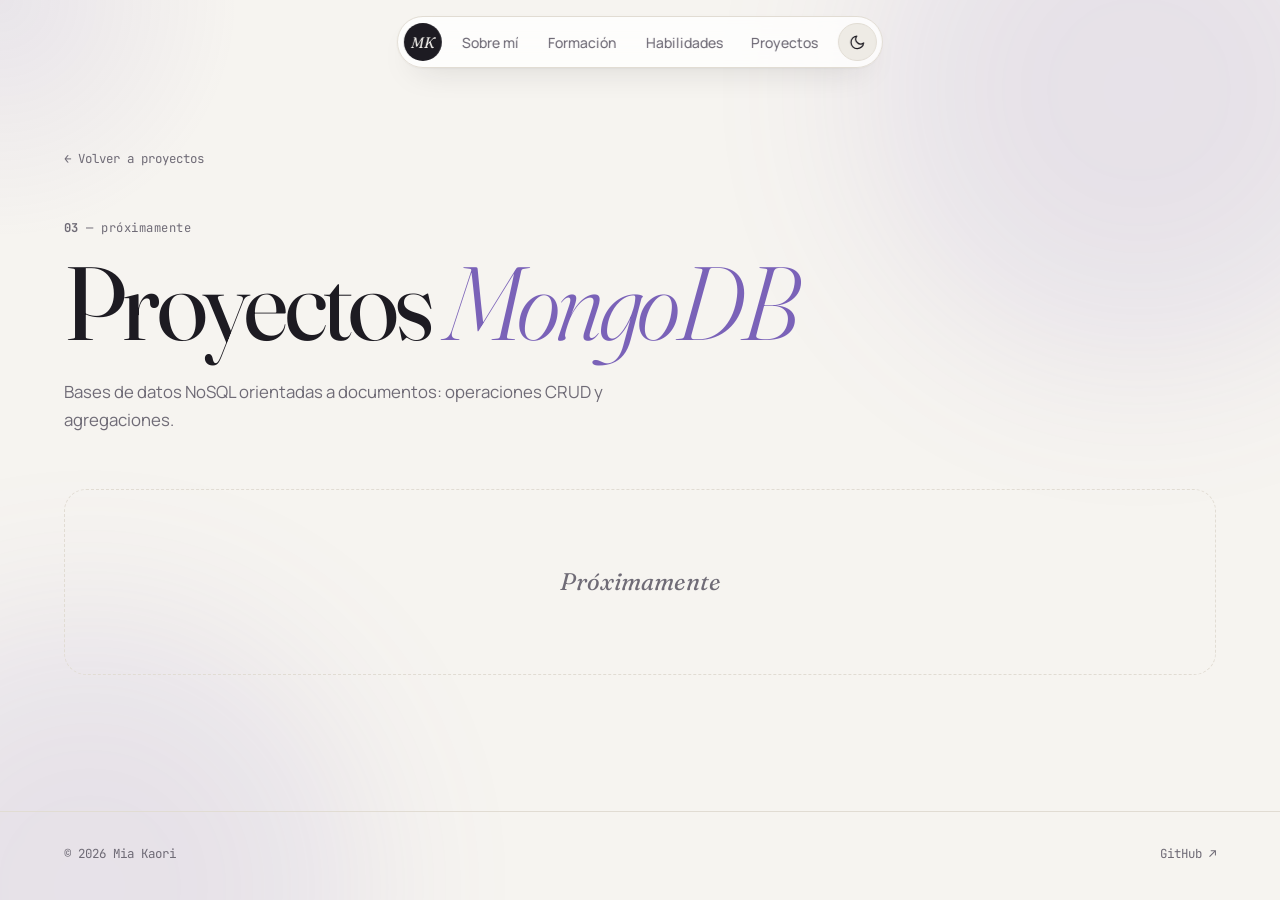
<file: proyectos/mongodb.html>
<!DOCTYPE html>
<html lang="es">
<head>
  <meta charset="UTF-8" />
  <meta name="viewport" content="width=device-width, initial-scale=1.0" />
  <title>Proyectos MongoDB · Mia Kaori</title>

  <script>
    (function () {
      var t = null;
      try { t = localStorage.getItem('tema'); } catch (e) {}
      if (!t) t = window.matchMedia('(prefers-color-scheme: dark)').matches ? 'dark' : 'light';
      document.documentElement.dataset.theme = t;
    })();
  </script>

  <link rel="preconnect" href="https://fonts.googleapis.com" />
  <link rel="preconnect" href="https://fonts.gstatic.com" crossorigin />
  <link href="https://fonts.googleapis.com/css2?family=Fraunces:ital,opsz,wght@0,9..144,300..600;1,9..144,300..600&family=Manrope:wght@400;500;600;700&family=JetBrains+Mono:wght@400;500&display=swap" rel="stylesheet" />
  <link rel="stylesheet" href="../style.css" />
</head>
<body>

  <div class="aurora" aria-hidden="true"><span></span><span></span></div>
  <div class="cursor-glow" aria-hidden="true"></div>

  <nav class="nav">
    <a href="../index.html" class="nav-logo" aria-label="Inicio">MK</a>
    <ul class="nav-links">
      <li><a href="../index.html#sobreMi">Sobre mí</a></li>
      <li><a href="../index.html#formacion">Formación</a></li>
      <li><a href="../index.html#habilidades">Habilidades</a></li>
      <li><a href="../index.html#proyectos">Proyectos</a></li>
    </ul>
    <button class="theme-toggle" type="button" aria-label="Cambiar tema">
      <svg class="icon-moon" viewBox="0 0 24 24" fill="none" stroke="currentColor" stroke-width="1.8" stroke-linecap="round" stroke-linejoin="round"><path d="M21 12.8A9 9 0 1 1 11.2 3a7 7 0 0 0 9.8 9.8z"/></svg>
      <svg class="icon-sun" viewBox="0 0 24 24" fill="none" stroke="currentColor" stroke-width="1.8" stroke-linecap="round"><circle cx="12" cy="12" r="4"/><path d="M12 2v2M12 20v2M4.9 4.9l1.4 1.4M17.7 17.7l1.4 1.4M2 12h2M20 12h2M4.9 19.1l1.4-1.4M17.7 6.3l1.4-1.4"/></svg>
    </button>
  </nav>

  <header class="page-head">
    <a href="../index.html#proyectos" class="back">← Volver a proyectos</a>
    <p class="section-label"><b>03</b> — próximamente</p>
    <h1>Proyectos <em>MongoDB</em></h1>
    <p class="page-intro">Bases de datos NoSQL orientadas a documentos: operaciones CRUD y agregaciones.</p>
  </header>

  <main class="section">
    <p class="empty">Próximamente</p>
  </main>

  <footer class="footer">
    <p>© 2026 Mia Kaori</p>
    <a href="https://github.com/Mia-Kaori" target="_blank" rel="noopener">GitHub ↗</a>
  </footer>

  <script src="../script.js"></script>
</body>
</html>
</file>
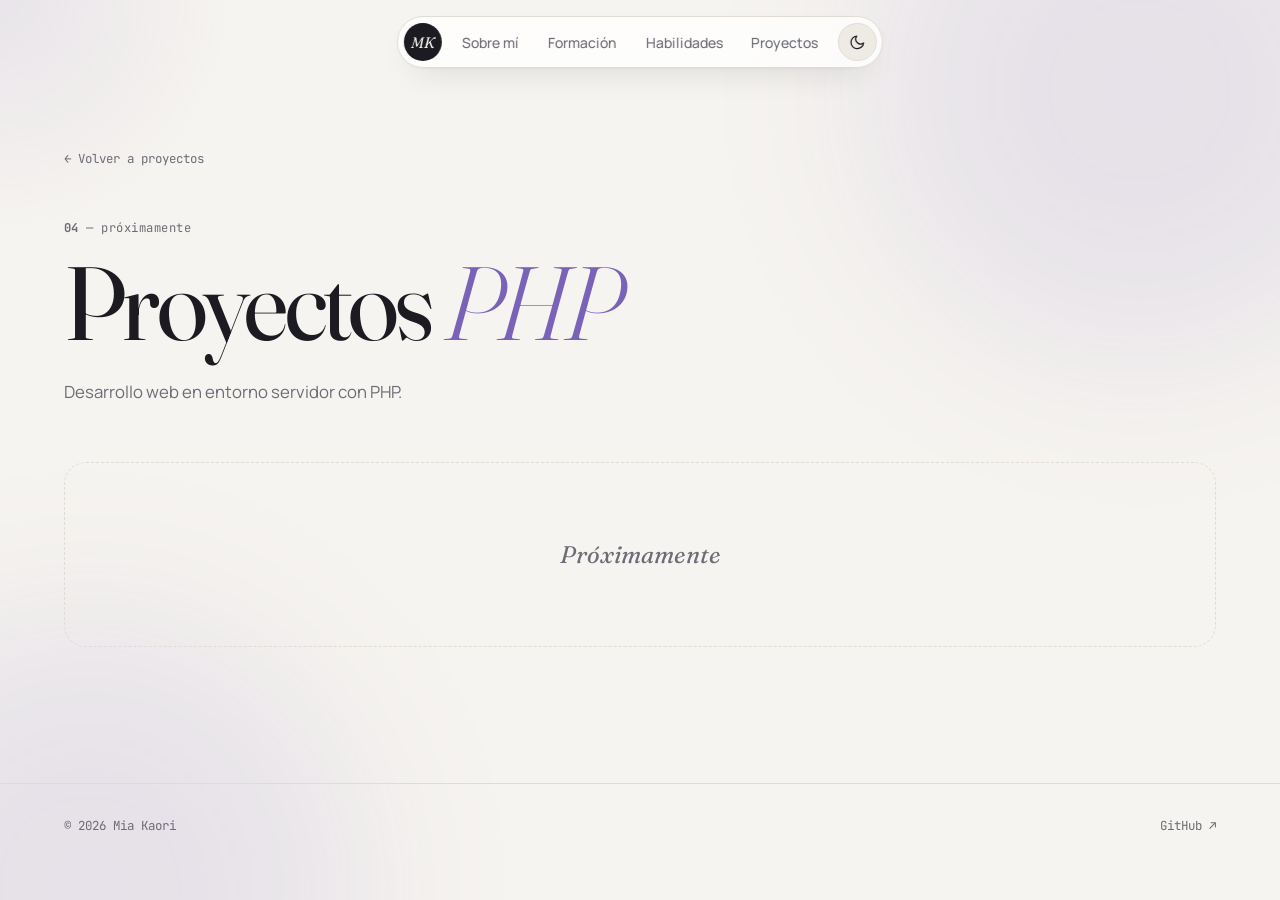
<file: proyectos/php.html>
<!DOCTYPE html>
<html lang="es">
<head>
  <meta charset="UTF-8" />
  <meta name="viewport" content="width=device-width, initial-scale=1.0" />
  <title>Proyectos PHP · Mia Kaori</title>

  <script>
    (function () {
      var t = null;
      try { t = localStorage.getItem('tema'); } catch (e) {}
      if (!t) t = window.matchMedia('(prefers-color-scheme: dark)').matches ? 'dark' : 'light';
      document.documentElement.dataset.theme = t;
    })();
  </script>

  <link rel="preconnect" href="https://fonts.googleapis.com" />
  <link rel="preconnect" href="https://fonts.gstatic.com" crossorigin />
  <link href="https://fonts.googleapis.com/css2?family=Fraunces:ital,opsz,wght@0,9..144,300..600;1,9..144,300..600&family=Manrope:wght@400;500;600;700&family=JetBrains+Mono:wght@400;500&display=swap" rel="stylesheet" />
  <link rel="stylesheet" href="../style.css" />
</head>
<body>

  <div class="aurora" aria-hidden="true"><span></span><span></span></div>
  <div class="cursor-glow" aria-hidden="true"></div>

  <nav class="nav">
    <a href="../index.html" class="nav-logo" aria-label="Inicio">MK</a>
    <ul class="nav-links">
      <li><a href="../index.html#sobreMi">Sobre mí</a></li>
      <li><a href="../index.html#formacion">Formación</a></li>
      <li><a href="../index.html#habilidades">Habilidades</a></li>
      <li><a href="../index.html#proyectos">Proyectos</a></li>
    </ul>
    <button class="theme-toggle" type="button" aria-label="Cambiar tema">
      <svg class="icon-moon" viewBox="0 0 24 24" fill="none" stroke="currentColor" stroke-width="1.8" stroke-linecap="round" stroke-linejoin="round"><path d="M21 12.8A9 9 0 1 1 11.2 3a7 7 0 0 0 9.8 9.8z"/></svg>
      <svg class="icon-sun" viewBox="0 0 24 24" fill="none" stroke="currentColor" stroke-width="1.8" stroke-linecap="round"><circle cx="12" cy="12" r="4"/><path d="M12 2v2M12 20v2M4.9 4.9l1.4 1.4M17.7 17.7l1.4 1.4M2 12h2M20 12h2M4.9 19.1l1.4-1.4M17.7 6.3l1.4-1.4"/></svg>
    </button>
  </nav>

  <header class="page-head">
    <a href="../index.html#proyectos" class="back">← Volver a proyectos</a>
    <p class="section-label"><b>04</b> — próximamente</p>
    <h1>Proyectos <em>PHP</em></h1>
    <p class="page-intro">Desarrollo web en entorno servidor con PHP.</p>
  </header>

  <main class="section">
    <p class="empty">Próximamente</p>
  </main>

  <footer class="footer">
    <p>© 2026 Mia Kaori</p>
    <a href="https://github.com/Mia-Kaori" target="_blank" rel="noopener">GitHub ↗</a>
  </footer>

  <script src="../script.js"></script>
</body>
</html>
</file>
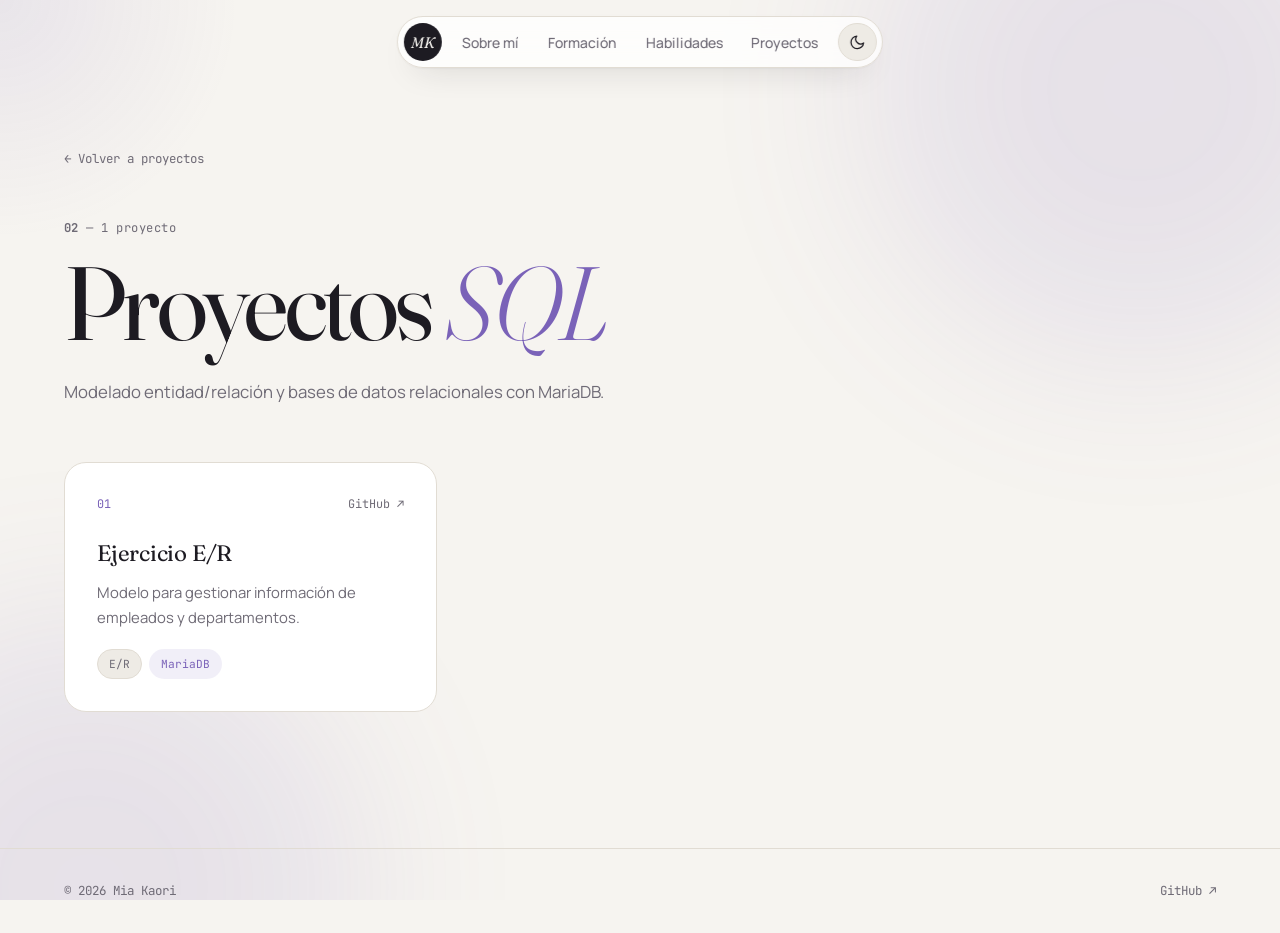
<file: proyectos/sql.html>
<!DOCTYPE html>
<html lang="es">
<head>
  <meta charset="UTF-8" />
  <meta name="viewport" content="width=device-width, initial-scale=1.0" />
  <title>Proyectos SQL · Mia Kaori</title>

  <script>
    (function () {
      var t = null;
      try { t = localStorage.getItem('tema'); } catch (e) {}
      if (!t) t = window.matchMedia('(prefers-color-scheme: dark)').matches ? 'dark' : 'light';
      document.documentElement.dataset.theme = t;
    })();
  </script>

  <link rel="preconnect" href="https://fonts.googleapis.com" />
  <link rel="preconnect" href="https://fonts.gstatic.com" crossorigin />
  <link href="https://fonts.googleapis.com/css2?family=Fraunces:ital,opsz,wght@0,9..144,300..600;1,9..144,300..600&family=Manrope:wght@400;500;600;700&family=JetBrains+Mono:wght@400;500&display=swap" rel="stylesheet" />
  <link rel="stylesheet" href="../style.css" />
</head>
<body>

  <div class="aurora" aria-hidden="true"><span></span><span></span></div>
  <div class="cursor-glow" aria-hidden="true"></div>

  <nav class="nav">
    <a href="../index.html" class="nav-logo" aria-label="Inicio">MK</a>
    <ul class="nav-links">
      <li><a href="../index.html#sobreMi">Sobre mí</a></li>
      <li><a href="../index.html#formacion">Formación</a></li>
      <li><a href="../index.html#habilidades">Habilidades</a></li>
      <li><a href="../index.html#proyectos">Proyectos</a></li>
    </ul>
    <button class="theme-toggle" type="button" aria-label="Cambiar tema">
      <svg class="icon-moon" viewBox="0 0 24 24" fill="none" stroke="currentColor" stroke-width="1.8" stroke-linecap="round" stroke-linejoin="round"><path d="M21 12.8A9 9 0 1 1 11.2 3a7 7 0 0 0 9.8 9.8z"/></svg>
      <svg class="icon-sun" viewBox="0 0 24 24" fill="none" stroke="currentColor" stroke-width="1.8" stroke-linecap="round"><circle cx="12" cy="12" r="4"/><path d="M12 2v2M12 20v2M4.9 4.9l1.4 1.4M17.7 17.7l1.4 1.4M2 12h2M20 12h2M4.9 19.1l1.4-1.4M17.7 6.3l1.4-1.4"/></svg>
    </button>
  </nav>

  <header class="page-head">
    <a href="../index.html#proyectos" class="back">← Volver a proyectos</a>
    <p class="section-label"><b>02</b> — 1 proyecto</p>
    <h1>Proyectos <em>SQL</em></h1>
    <p class="page-intro">Modelado entidad/relación y bases de datos relacionales con MariaDB.</p>
  </header>

  <main class="section">
    <div class="projects-grid">
      <a class="card glow project-card" href="https://github.com/Mia-Kaori/er-01" target="_blank" rel="noopener">
        <div class="project-top"><span class="project-num"></span><span class="project-link">GitHub ↗</span></div>
        <h3 class="project-title">Ejercicio E/R</h3>
        <p class="project-desc">Modelo para gestionar información de empleados y departamentos.</p>
        <div class="tags"><span class="tag">E/R</span><span class="tag tag-accent">MariaDB</span></div>
      </a>
    </div>
  </main>

  <footer class="footer">
    <p>© 2026 Mia Kaori</p>
    <a href="https://github.com/Mia-Kaori" target="_blank" rel="noopener">GitHub ↗</a>
  </footer>

  <script src="../script.js"></script>
</body>
</html>
</file>
<file: style.css>
:root {
  --bg: #f6f4f0;
  --surface: #ffffff;
  --surface-2: #eeebe5;
  --line: #e1dcd3;
  --text: #1d1b22;
  --muted: #6f6b76;
  --accent: #7a62b8;
  --accent-soft: rgba(122, 98, 184, 0.10);
  --glow: rgba(122, 98, 184, 0.10);
  --shadow: 0 1px 2px rgba(29, 27, 34, 0.04), 0 14px 34px -18px rgba(29, 27, 34, 0.22);

  --serif: "Fraunces", Georgia, serif;
  --sans: "Manrope", system-ui, sans-serif;
  --mono: "JetBrains Mono", ui-monospace, monospace;
  --radius: 22px;
  --pad: clamp(1.25rem, 5vw, 4.5rem);
  --ease: cubic-bezier(0.7, 0, 0.2, 1);
  color-scheme: light;
}

[data-theme="dark"] {
  --bg: #121116;
  --surface: #1a1920;
  --surface-2: #232129;
  --line: #2d2b35;
  --text: #ece9f1;
  --muted: #a39fad;
  --accent: #b4a3e3;
  --accent-soft: rgba(180, 163, 227, 0.12);
  --glow: rgba(180, 163, 227, 0.07);
  --shadow: 0 1px 2px rgba(0, 0, 0, 0.3), 0 18px 40px -20px rgba(0, 0, 0, 0.7);
  color-scheme: dark;
}

*, *::before, *::after { box-sizing: border-box; margin: 0; padding: 0; }

html { scroll-behavior: smooth; overflow-x: clip; }

body {
  background: var(--bg);
  color: var(--text);
  font-family: var(--sans);
  line-height: 1.65;
  -webkit-font-smoothing: antialiased;
  overflow-x: clip;
}

a { color: inherit; text-decoration: none; }
svg { display: block; }
::selection { background: var(--accent); color: var(--bg); }
[id] { scroll-margin-top: 6rem; }

::view-transition-old(root),
::view-transition-new(root) { animation: none; mix-blend-mode: normal; }

.aurora {
  position: fixed;
  inset: 0;
  z-index: -1;
  overflow: hidden;
  pointer-events: none;
}
.aurora span {
  position: absolute;
  width: 42vmax;
  height: 42vmax;
  border-radius: 50%;
  background: var(--accent);
  opacity: 0.12;
  filter: blur(90px);
  animation: float 22s ease-in-out infinite alternate;
}
.aurora span:nth-child(1) { top: -14vmax; right: -10vmax; }
.aurora span:nth-child(2) { bottom: -20vmax; left: -14vmax; animation-duration: 28s; animation-delay: -6s; }
@keyframes float { to { transform: translate(-6vmax, 5vmax) scale(1.12); } }

.cursor-glow {
  position: fixed;
  top: 0;
  left: 0;
  z-index: -1;
  width: 520px;
  height: 520px;
  margin: -260px 0 0 -260px;
  border-radius: 50%;
  background: radial-gradient(circle, var(--glow), transparent 65%);
  pointer-events: none;
  display: none;
  transition: transform 0.25s ease-out;
}
@media (pointer: fine) { .cursor-glow { display: block; } }

.nav {
  position: fixed;
  top: 1rem;
  left: 50%;
  translate: -50% 0;
  z-index: 50;
  display: flex;
  align-items: center;
  gap: 0.35rem;
  max-width: calc(100% - 2rem);
  padding: 0.35rem;
  background: var(--surface);
  background: color-mix(in srgb, var(--surface) 78%, transparent);
  backdrop-filter: blur(16px) saturate(140%);
  -webkit-backdrop-filter: blur(16px) saturate(140%);
  border: 1px solid var(--line);
  border-radius: 999px;
  box-shadow: var(--shadow);
}
.nav-logo {
  display: grid;
  place-items: center;
  flex-shrink: 0;
  width: 2.4rem;
  height: 2.4rem;
  border-radius: 50%;
  background: var(--text);
  color: var(--bg);
  font-family: var(--serif);
  font-style: italic;
  font-size: 0.95rem;
}
.nav-links {
  display: flex;
  min-width: 0;
  list-style: none;
  overflow-x: auto;
  scrollbar-width: none;
}
.nav-links::-webkit-scrollbar { display: none; }
.nav-links a {
  display: block;
  padding: 0.5rem 0.9rem;
  border-radius: 999px;
  font-size: 0.88rem;
  font-weight: 500;
  color: var(--muted);
  white-space: nowrap;
  transition: color 0.2s, background-color 0.2s;
}
.nav-links a:hover { color: var(--text); background: var(--surface-2); }

.theme-toggle {
  display: grid;
  place-items: center;
  flex-shrink: 0;
  width: 2.4rem;
  height: 2.4rem;
  border: 1px solid var(--line);
  border-radius: 50%;
  background: var(--surface-2);
  color: var(--text);
  cursor: pointer;
  transition: transform 0.35s var(--ease), border-color 0.2s;
}
.theme-toggle:hover { border-color: var(--accent); transform: rotate(-20deg); }
.theme-toggle svg { width: 1.05rem; height: 1.05rem; }
.icon-sun { display: none; }
[data-theme="dark"] .icon-sun { display: block; }
[data-theme="dark"] .icon-moon { display: none; }

.hero {
  min-height: 100svh;
  display: flex;
  flex-direction: column;
  justify-content: center;
  padding: 7.5rem var(--pad) 5rem;
}
.hero h1 {
  font-family: var(--serif);
  font-weight: 400;
  font-size: clamp(3.75rem, 14vw, 11rem);
  line-height: 0.92;
  letter-spacing: -0.035em;
}
.hero h1 em {
  font-style: italic;
  font-weight: 300;
  color: var(--accent);
}

/* Letras que aparecen una a una (las crea script.js) */
.char {
  display: inline-block;
  animation: charIn 0.9s var(--ease) both;
  animation-delay: calc(var(--i) * 60ms + 150ms);
}
@keyframes charIn {
  from { opacity: 0; translate: 0 0.35em; filter: blur(8px); }
}

.hero-line {
  margin-top: 2.25rem;
  font-family: var(--mono);
  font-size: clamp(0.9rem, 1.8vw, 1.05rem);
  color: var(--muted);
}
.hero-line .prompt { margin-right: 0.6rem; color: var(--accent); }
.typed { color: var(--text); }
.caret {
  display: inline-block;
  width: 2px;
  height: 1.15em;
  margin-left: 3px;
  vertical-align: text-bottom;
  background: var(--accent);
  animation: blink 1s steps(1) infinite;
}
@keyframes blink { 50% { opacity: 0; } }

.hero-cta {
  display: flex;
  flex-wrap: wrap;
  gap: 0.75rem;
  margin-top: 2.75rem;
}

.btn {
  display: inline-flex;
  align-items: center;
  gap: 0.55rem;
  padding: 0.9rem 1.55rem;
  border: 1px solid var(--line);
  border-radius: 999px;
  font-size: 0.93rem;
  font-weight: 600;
  transition: transform 0.25s, background-color 0.25s, color 0.25s, border-color 0.25s, box-shadow 0.25s;
}
.btn-primary { background: var(--text); border-color: var(--text); color: var(--bg); }
.btn-primary:hover { transform: translateY(-2px); box-shadow: var(--shadow); }
.btn-ghost { background: var(--surface); }
.btn-ghost:hover { transform: translateY(-2px); border-color: var(--accent); color: var(--accent); }
.btn .arrow { transition: translate 0.25s; }
.btn:hover .arrow { translate: 3px 0; }

.section { padding: clamp(5rem, 11vw, 8.5rem) var(--pad) 0; }

.section-head { margin-bottom: clamp(2rem, 4vw, 3rem); }
.section-label {
  margin-bottom: 0.9rem;
  font-family: var(--mono);
  font-size: 0.76rem;
  letter-spacing: 0.04em;
  color: var(--muted);
}
.section-head h2 {
  font-family: var(--serif);
  font-weight: 400;
  font-size: clamp(2.2rem, 5.5vw, 3.75rem);
  line-height: 1.02;
  letter-spacing: -0.025em;
}
.section-head h2 em,
.page-head h1 em {
  font-style: italic;
  font-weight: 300;
  color: var(--accent);
}

.card {
  position: relative;
  isolation: isolate;
  overflow: hidden;
  padding: clamp(1.4rem, 2.6vw, 2rem);
  background: var(--surface);
  border: 1px solid var(--line);
  border-radius: var(--radius);
}
.glow::before {
  content: "";
  position: absolute;
  inset: 0;
  z-index: -1;
  background: radial-gradient(420px circle at var(--x, 50%) var(--y, 50%), var(--accent-soft), transparent 45%);
  opacity: 0;
  transition: opacity 0.35s;
}
.glow:hover::before { opacity: 1; }
.card-label {
  margin-bottom: 1.25rem;
  font-family: var(--mono);
  font-size: 0.72rem;
  letter-spacing: 0.08em;
  text-transform: uppercase;
  color: var(--muted);
}

.bento {
  display: grid;
  grid-template-columns: 1.3fr 1fr;
  gap: 1rem;
}
.about-text {
  font-family: var(--serif);
  font-size: clamp(1.2rem, 2.2vw, 1.6rem);
  font-weight: 300;
  line-height: 1.45;
  letter-spacing: -0.01em;
}

.edu-item {
  display: grid;
  grid-template-columns: 8.5rem 1fr;
  gap: 1rem;
  padding: 1.1rem 0;
  border-top: 1px solid var(--line);
}
.edu-item:first-of-type { padding-top: 0; border-top: 0; }
.edu-year { padding-top: 0.15rem; font-family: var(--mono); font-size: 0.8rem; color: var(--accent); }
.edu-name { font-weight: 600; }
.edu-place { font-size: 0.9rem; color: var(--muted); }

.skills-grid {
  display: grid;
  grid-template-columns: repeat(auto-fill, minmax(230px, 1fr));
  gap: 1rem;
}
.skill {
  display: flex;
  flex-direction: column;
  gap: 0.35rem;
  transition: transform 0.3s, border-color 0.3s, box-shadow 0.3s;
}
.skill-name {
  padding-right: 1.5rem;
  font-family: var(--serif);
  font-size: 1.45rem;
  font-weight: 400;
  letter-spacing: -0.01em;
}
.skill-level { font-size: 0.88rem; color: var(--muted); }
.skill-arrow {
  position: absolute;
  top: 1.4rem;
  right: 1.4rem;
  font-size: 0.9rem;
  color: var(--muted);
  transition: translate 0.25s, color 0.25s;
}
.skill.is-link:hover {
  transform: translateY(-4px);
  border-color: color-mix(in srgb, var(--accent) 45%, var(--line));
  box-shadow: var(--shadow);
}
.skill.is-link:hover .skill-arrow { translate: 2px -2px; color: var(--accent); }

.subject-list { border-top: 1px solid var(--line); }
.subject-row {
  position: relative;
  isolation: isolate;
  overflow: hidden;
  display: grid;
  grid-template-columns: 1fr auto 3rem;
  align-items: center;
  gap: 1rem;
  padding: clamp(1.4rem, 3.2vw, 2.25rem) clamp(0.5rem, 2vw, 1.5rem);
  border-bottom: 1px solid var(--line);
  transition: color 0.45s var(--ease);
}
.subject-row::before {
  content: "";
  position: absolute;
  inset: 0;
  z-index: -1;
  background: var(--text);
  transform: scaleY(0);
  transform-origin: bottom;
  transition: transform 0.45s var(--ease);
}
.subject-row:hover { color: var(--bg); }
.subject-row:hover::before { transform: scaleY(1); transform-origin: top; }

.row-name {
  font-family: var(--serif);
  font-size: clamp(1.9rem, 5.5vw, 4rem);
  font-weight: 400;
  line-height: 1;
  letter-spacing: -0.03em;
  transition: translate 0.45s var(--ease);
}
.row-meta {
  font-family: var(--mono);
  font-size: 0.78rem;
  letter-spacing: 0.05em;
  text-transform: uppercase;
  color: var(--muted);
  transition: color 0.45s;
}
.row-arrow {
  justify-self: end;
  font-size: 1.4rem;
  rotate: -45deg;
  transition: rotate 0.45s var(--ease);
}
.subject-row:hover .row-name { translate: 0.8rem 0; font-style: italic; }
.subject-row:hover .row-meta { color: inherit; }
.subject-row:hover .row-arrow { rotate: 0deg; }

.page-head { padding: 9rem var(--pad) 0; }
.page-head + .section { padding-top: 3.5rem; }
.back {
  display: inline-flex;
  align-items: center;
  gap: 0.5rem;
  margin-bottom: 3rem;
  font-family: var(--mono);
  font-size: 0.78rem;
  color: var(--muted);
  transition: color 0.2s, gap 0.2s;
}
.back:hover { color: var(--accent); gap: 0.8rem; }
.page-head h1 {
  font-family: var(--serif);
  font-weight: 400;
  font-size: clamp(2.75rem, 9vw, 6.5rem);
  line-height: 0.98;
  letter-spacing: -0.035em;
}
.page-intro {
  max-width: 40rem;
  margin-top: 1.5rem;
  font-size: 1.05rem;
  color: var(--muted);
}

.projects-grid {
  display: grid;
  grid-template-columns: repeat(auto-fill, minmax(300px, 1fr));
  gap: 1rem;
  counter-reset: proyecto;
}
.project-card {
  display: flex;
  flex-direction: column;
  gap: 0.85rem;
  counter-increment: proyecto;
  transition: transform 0.3s, border-color 0.3s, box-shadow 0.3s;
}
.project-card:hover {
  transform: translateY(-4px);
  border-color: color-mix(in srgb, var(--accent) 45%, var(--line));
  box-shadow: var(--shadow);
}
.project-top {
  display: flex;
  justify-content: space-between;
  align-items: center;
  margin-bottom: 0.75rem;
  font-family: var(--mono);
  font-size: 0.74rem;
  color: var(--muted);
}
.project-num::before { content: counter(proyecto, decimal-leading-zero); color: var(--accent); }
.project-link { transition: color 0.25s; }
.project-card:hover .project-link { color: var(--accent); }
.project-title {
  font-family: var(--serif);
  font-size: 1.4rem;
  font-weight: 400;
  line-height: 1.2;
  letter-spacing: -0.01em;
}
.project-desc { flex-grow: 1; font-size: 0.93rem; color: var(--muted); }

.tags { display: flex; flex-wrap: wrap; gap: 0.4rem; margin-top: 0.4rem; }
.tag {
  padding: 0.28rem 0.7rem;
  border: 1px solid var(--line);
  border-radius: 999px;
  background: var(--surface-2);
  font-family: var(--mono);
  font-size: 0.7rem;
  color: var(--muted);
}
.tag-accent { background: var(--accent-soft); border-color: transparent; color: var(--accent); }

.empty {
  padding: 4.5rem 1rem;
  border: 1px dashed var(--line);
  border-radius: var(--radius);
  text-align: center;
  font-family: var(--serif);
  font-style: italic;
  font-size: 1.5rem;
  color: var(--muted);
}

.footer {
  display: flex;
  justify-content: space-between;
  flex-wrap: wrap;
  gap: 1rem;
  margin-top: clamp(5rem, 11vw, 8.5rem);
  padding: 2rem var(--pad);
  border-top: 1px solid var(--line);
  font-family: var(--mono);
  font-size: 0.78rem;
  color: var(--muted);
}
.footer a { transition: color 0.2s; }
.footer a:hover { color: var(--accent); }

.reveal { opacity: 0; }
.reveal.visible {
  animation: rise 0.8s cubic-bezier(0.2, 0.7, 0.2, 1) both;
  animation-delay: var(--d, 0ms);
}
@keyframes rise {
  from { opacity: 0; translate: 0 26px; }
  to   { opacity: 1; translate: 0 0; }
}

@media (max-width: 900px) {
  .bento { grid-template-columns: 1fr; }
}

@media (max-width: 600px) {
  .nav { gap: 0.2rem; }
  .nav-links a { padding: 0.5rem 0.6rem; font-size: 0.8rem; }
  .edu-item { grid-template-columns: 1fr; gap: 0.2rem; }
  .subject-row {
    grid-template-columns: 1fr 1.75rem;
    grid-template-areas:
      "name arrow"
      "meta arrow";
    row-gap: 0.5rem;
  }
  .row-name { grid-area: name; }
  .row-meta { grid-area: meta; }
  .row-arrow { grid-area: arrow; }
}

@media (prefers-reduced-motion: reduce) {
  html { scroll-behavior: auto; }
  *, *::before, *::after { animation: none !important; transition: none !important; }
  .reveal { opacity: 1; }
}
</file>
